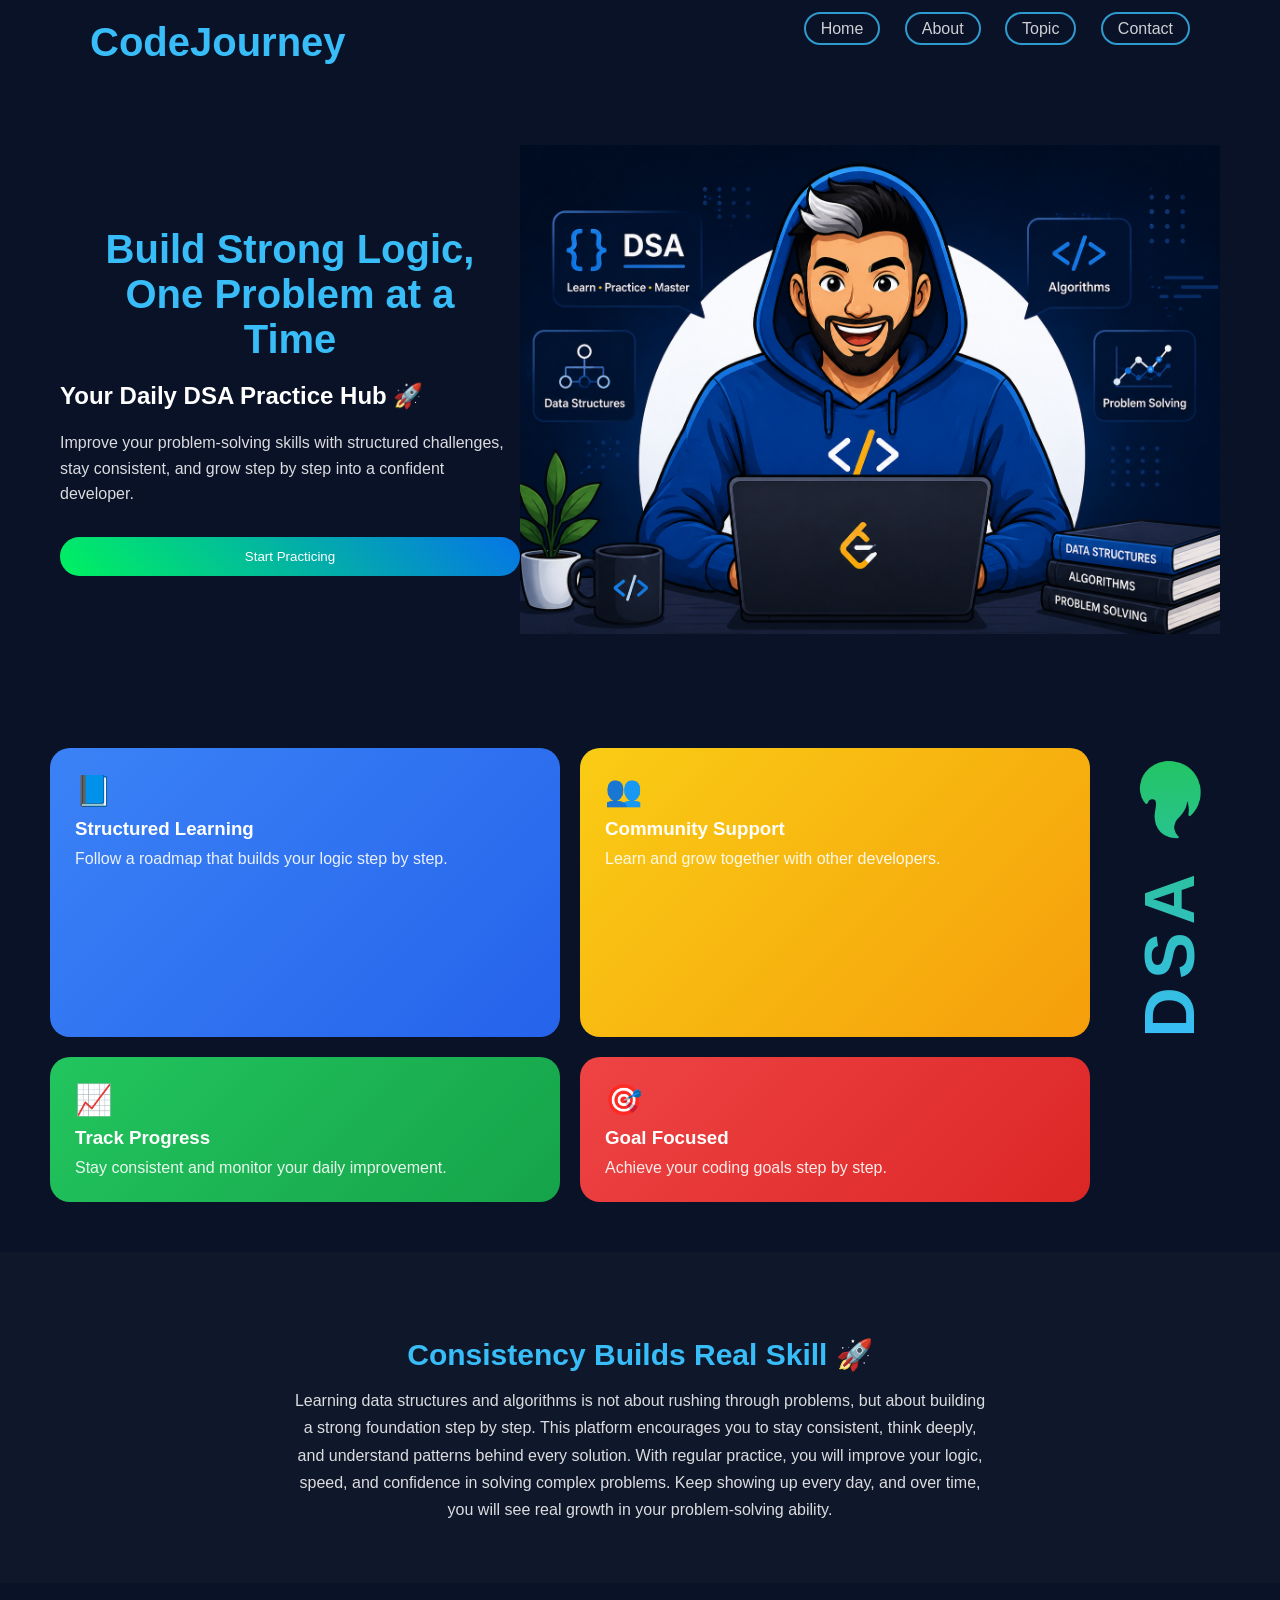
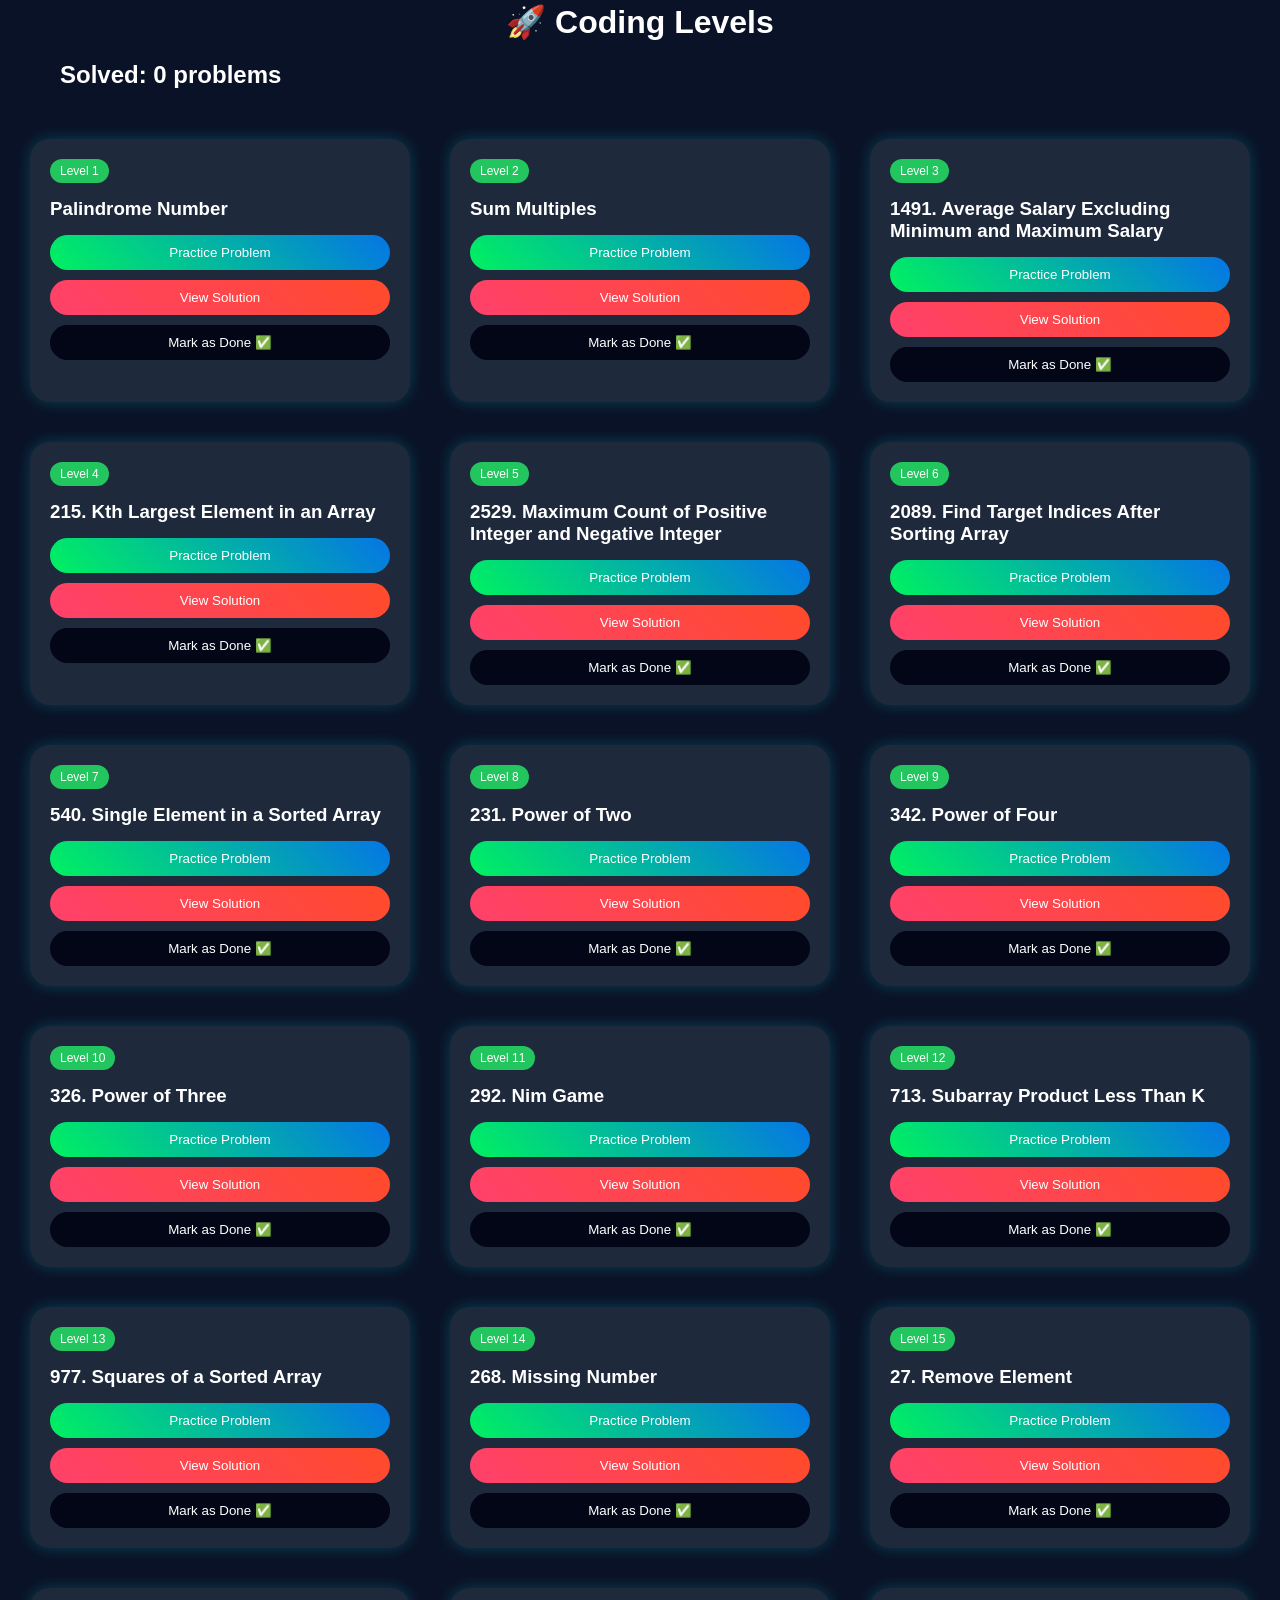
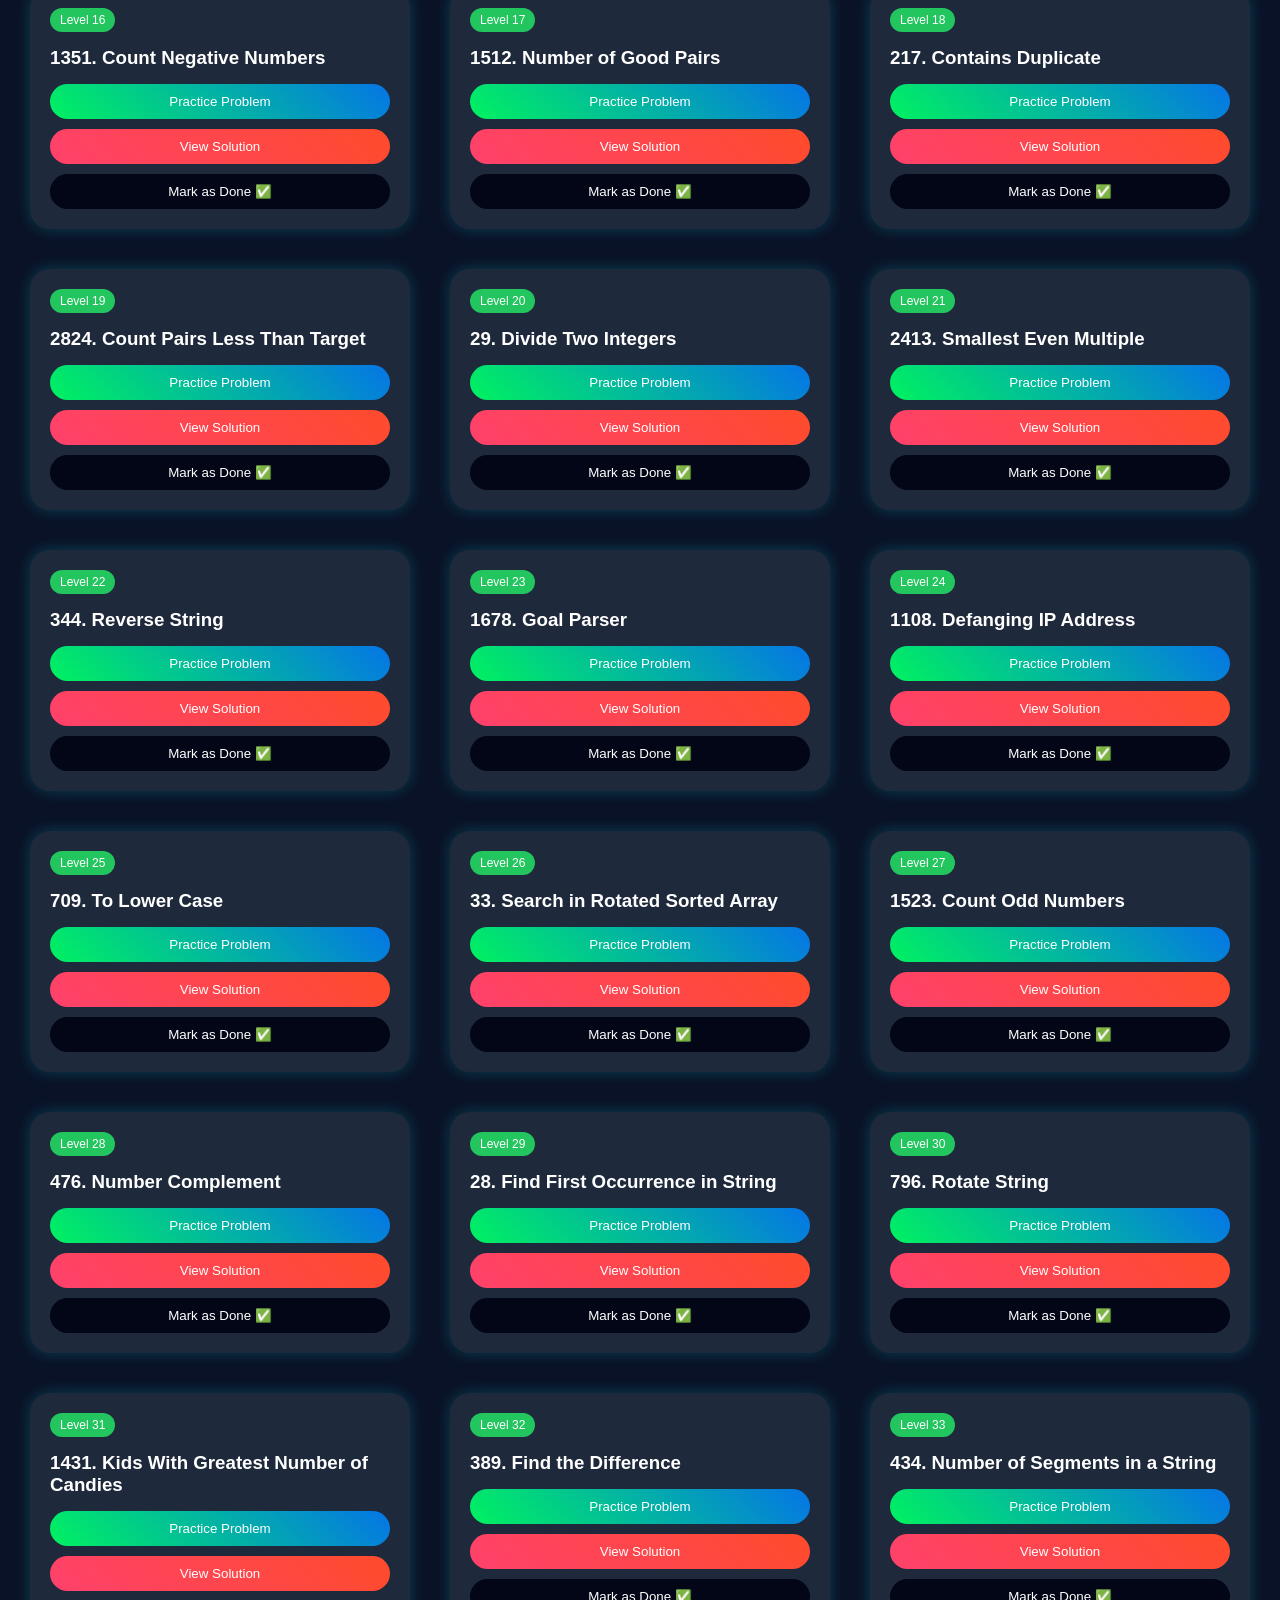
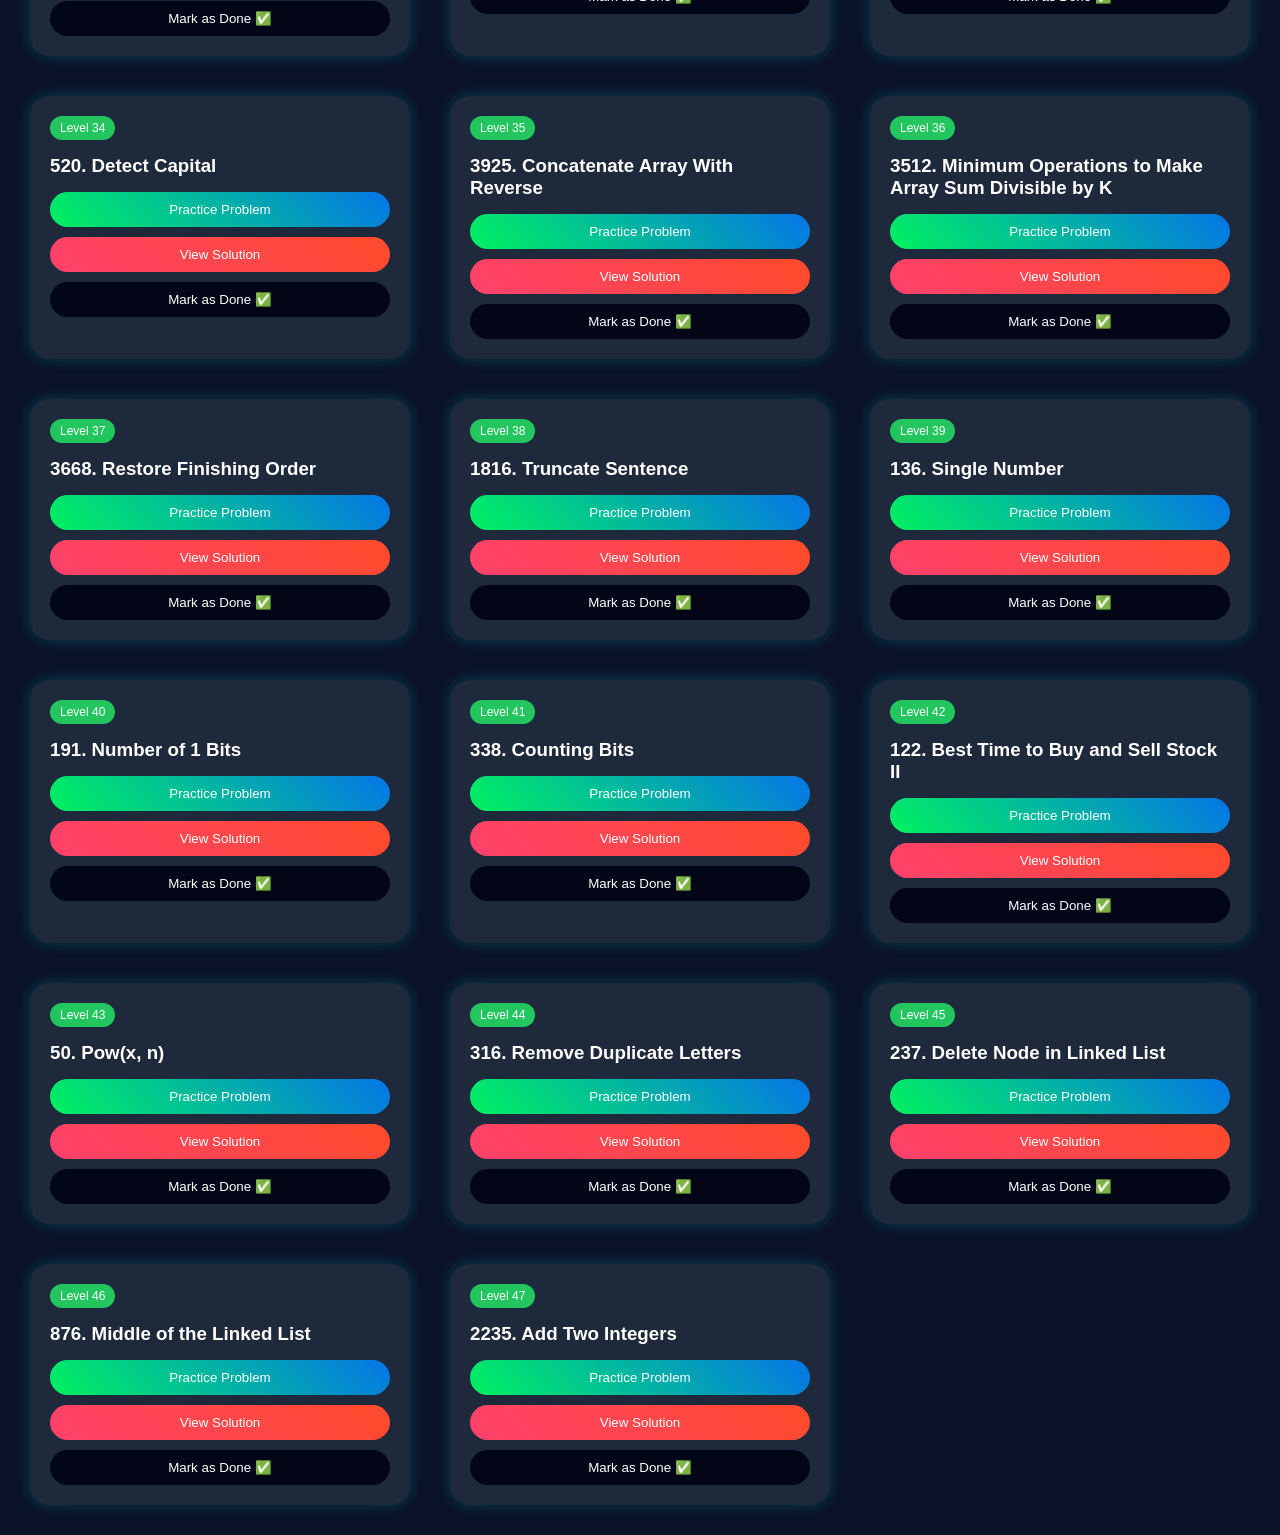
<file: index.html>
<!DOCTYPE html>
<html lang="en">

<head>
    <meta charset="UTF-8">
    <meta name="viewport" content="width=device-width, initial-scale=1.0">

    <title>DSA Platform</title>

    <!-- Google Font -->
    <link href="https://fonts.googleapis.com/css2?family=Inter:wght@400;600;800&display=swap" rel="stylesheet">
    <link rel="stylesheet" href="responsive.css">

    <style>
        html {
    scroll-behavior: smooth;
}
        body {
            margin: 0;
            font-family: 'Inter', sans-serif;
            background: #09d610;
            color: white;
        }

        /* ================= NAVBAR ================= */
        .navbar {
            display: flex;
            justify-content: space-between;
            padding: 20px 90px;
        }

        .logo {
            font-size: 40px;
            font-weight: 700;
            color: #38bdf8;
        }

        .nav-links a {
            margin-left: 20px;
            text-decoration: none;
            color: white;
            opacity: 0.8;
        }

        .nav-links a:hover {
            opacity: 1;
        }

        /* ================= HERO ================= */
        .hero {
            display: flex;
            justify-content: space-between;
            align-items: center;
            padding: 60px 60px;
        }

        .left {
            max-width: 500px;
        }

        .left h1 {
            font-size: 40px;
            color: #38bdf8;
        }

        .left h2 {
            margin: 20px 0;
        }

        .left p {
            opacity: 0.85;
            line-height: 1.6;
        }

        .btn {
            margin-top: 30px;
            padding: 12px 25px;
            border-radius: 30px;
            border: none;
            background: linear-gradient(45deg, #00f260, #0575e6);
            color: white;
            cursor: pointer;
        }

        .right img {
            width: 700px;
        }

        /* ================= FEATURES ================= */
        .wrapper {
            display: grid;
            grid-template-columns: 1fr 1fr 120px;
            gap: 20px;
            padding: 50px;
        }

        /* BOX */
        .feature-box {
            padding: 25px;
            border-radius: 20px;
            transition: 0.3s;
        }

        .feature-box:hover {
            transform: translateY(-8px);
        }

        /* ICON */
        .icon {
            font-size: 30px;
            margin-bottom: 10px;
        }

        /* COLORS */
        .blue {
            background: linear-gradient(135deg, #3b82f6, #2563eb);
        }

        .yellow {
            background: linear-gradient(135deg, #facc15, #f59e0b);
        }

        .green {
            background: linear-gradient(135deg, #22c55e, #16a34a);
        }

        .red {
            background: linear-gradient(135deg, #ef4444, #dc2626);
        }

        /* TEXT */
        .feature-box h3 {
            margin: 0 0 10px;
        }

        .feature-box p {
            margin: 0;
            opacity: 0.9;
        }

        /* ================= DSA COLUMN ================= */
        .dsa-column {
            display: flex;
            justify-content: center;
            align-items: center;
        }

        /* DSA TEXT */
        .dsa-text {
            writing-mode: vertical-rl;
            transform: rotate(180deg);

            font-size: 70px;
            font-weight: 800;

            background: linear-gradient(to bottom, #38bdf8, #22c55e);
            -webkit-background-clip: text;
            color: transparent;

            letter-spacing: 8px;
        }

        /* FIRE ICON */
        .fire {
            font-size: 28px;
            margin-top: 10px;
        }

        /* ================= RESPONSIVE ================= */
        @media (max-width: 900px) {

            .hero {
                flex-direction: column;
                text-align: center;
            }

            .right img {
                margin-top: 20px;
                width: 220px;
            }

            .wrapper {
                grid-template-columns: 1fr;
            }

            /* DSA top pe shift */
            .dsa-column {
                order: -1;
            }

            .dsa-text {
                writing-mode: horizontal-tb;
                transform: none;
                font-size: 40px;
                text-align: center;
            }
        }

        .info-section {
            text-align: center;
            padding: 60px 20px;
            background: #0f172a;
        }

        .info-section h2 {
            font-size: 30px;
            margin-bottom: 15px;
            color: #38bdf8;
            font-weight: 600;
        }

        .info-section p {
            max-width: 700px;
            margin: auto;
            line-height: 1.7;
            opacity: 0.85;
            font-size: 16px;
        }


        /* ///////////////// problem */
        body {
            margin: 0;
            font-family: 'Poppins', sans-serif;
            background: #0a1227;
            color: white;
        }

        /* title */
        h1 {
            text-align: center;
            margin: 20px;
        }

        /* scroll container */
        .scroll {
            display: grid;
            grid-template-columns: repeat(3, 1fr);
            gap: 20px;
            padding: 20px;
        }

        /* Tablet */
        @media (max-width: 900px) {
            .scroll {
                grid-template-columns: repeat(2, 1fr);
            }
        }

        /* Mobile */
        @media (max-width: 600px) {
            .scroll {
                grid-template-columns: repeat(1, 1fr);
            }
        }

        /* card */
        .card {
            min-width: 250px;
            background: #1e293b;
            border-radius: 20px;
            padding: 20px;
            position: relative;
            transition: 0.3s;
            box-shadow: 0 0 15px rgba(0, 255, 255, 0.2);
            margin: 40px;
        }

        .card:hover {
            transform: scale(1.05);
            box-shadow: 0 0 25px rgba(0, 255, 255, 0.6);
        }

        /* level badge */
        .level {
            background: #22c55e;
            padding: 5px 10px;
            border-radius: 20px;
            font-size: 12px;
            display: inline-block;
        }

        /* title */
        h3 {
            margin: 15px 0;
        }

        /* buttons */
        button {
            display: block;
            width: 100%;
            margin-top: 10px;
            padding: 10px;
            border-radius: 25px;
            border: none;
            cursor: pointer;
        }

        .code {
            background: linear-gradient(45deg, #00f260, #0575e6);
            color: white;
        }

        .video {
            background: linear-gradient(45deg, #ff416c, #ff4b2b);
            color: white;
        }

        /* scrollbar hide */
        .scroll::-webkit-scrollbar {
            display: none;
        }

        /* //// */
        .solution-box {
            display: none;
            margin-top: 10px;
            background: #020617;
            padding: 10px;
            border-radius: 10px;
            font-size: 12px;
            overflow-x: auto;
        }

        a {
            text-decoration: none;
        }
        /* /////////////// */
        .mark-btn {
    background: #020617;
    color: white;
}

.mark-btn.done {
    background: #22c55e;
    color: black;
}

    /* navbar update  */
        /* NAV BUTTON STYLE */
.nav-btn {
    border: 2px solid #38bdf8;
    border-radius: 20px;
    padding: 6px 15px;
    margin-left: 10px;
    text-decoration: none;
    color: white;
    transition: 0.3s;
}

/* HOVER EFFECT 🔥 */
.nav-btn:hover {
    background: #38bdf8;
    color: black;
}
    </style>

</head>

<body>

    <!-- NAVBAR -->
    <div class="navbar">
        <div class="logo">CodeJourney</div>

      <div class="nav-links">
    <a href="index.html" class="nav-btn">Home</a>
    <a href="about.html" class="nav-btn">About</a>
    <a href="topic.html" class="nav-btn">Topic</a>
    <a href="contact.html" class="nav-btn">Contact</a>
</div>
    </div>

    <!-- HERO -->
    <div class="hero">

        <div class="left">
            <h1>Build Strong Logic, One Problem at a Time</h1>
            <h2>Your Daily DSA Practice Hub 🚀</h2>

            <p>
                Improve your problem-solving skills with structured challenges,
                stay consistent, and grow step by step into a confident developer.
            </p>

            <a href="#ques"><button class="btn">Start Practicing</button></a>
        </div>

        <div class="right">
            <img src="./hero.png">
        </div>

    </div>
<!-- ///////////////// -->
 
    <!-- FEATURES -->
    <div class="wrapper">

        <!-- BOX 1 -->
        <div class="feature-box blue">
            <div class="icon">📘</div>
            <h3>Structured Learning</h3>
            <p>Follow a roadmap that builds your logic step by step.</p>
        </div>

        <!-- BOX 2 -->
        <div class="feature-box yellow">
            <div class="icon">👥</div>
            <h3>Community Support</h3>
            <p>Learn and grow together with other developers.</p>
        </div>

        <!-- DSA COLUMN -->
        <div class="dsa-column">
            <div class="dsa-text">
                DSA 🔥
            </div>
        </div>

        <!-- BOX 3 -->
        <div class="feature-box green">
            <div class="icon">📈</div>
            <h3>Track Progress</h3>
            <p>Stay consistent and monitor your daily improvement.</p>
        </div>

        <!-- BOX 4 -->
        <div class="feature-box red">
            <div class="icon">🎯</div>
            <h3>Goal Focused</h3>
            <p>Achieve your coding goals step by step.</p>
        </div>

    </div>
    <div class="info-section">
        <h2>Consistency Builds Real Skill 🚀</h2>

        <p>
            Learning data structures and algorithms is not about rushing through problems,
            but about building a strong foundation step by step. This platform encourages
            you to stay consistent, think deeply, and understand patterns behind every solution.
            With regular practice, you will improve your logic, speed, and confidence in solving
            complex problems. Keep showing up every day, and over time, you will see real growth
            in your problem-solving ability.
        </p>
    </div>
    <!-- ///////////////////// problem -->
    <h1 id="ques">🚀 Coding Levels</h1>
    <h2 id="progress" style="margin-left: 60px;"></h2>

    <div class="scroll">

        <div class="card">

            <span class="level">Level 1</span>
            <h3>Palindrome Number</h3>

            <a href="https://leetcode.com/problems/palindrome-number/" target="_blank">
                <button class="code">Practice Problem</button>
            </a>

            <a href="solution.html?problem=palindrome">
                <button class="video">View Solution</button>
            </a>
             <button class="mark-btn" data-problem="palindrome">
    Mark as Done ✅
</button>

        </div>
        <!-- Card 2 -->

       <div class="card">

    <span class="level">Level 2</span>
    <h3>Sum Multiples</h3>

    <!-- LeetCode link -->
    <a href="https://leetcode.com/problems/sum-of-multiples/" target="_blank">
        <button class="code">Practice Problem</button>
    </a>

    <!-- Solution -->
    <a href="solution.html?problem=sum-multiples">
        <button class="video">View Solution</button>
    </a>

    <!-- Mark Done -->
    <button class="mark-btn" data-problem="sum-multiples">
        Mark as Done ✅
    </button>

</div>
        <!-- /////////// -->
        <!-- Average Salary -->
        <div class="card">
            <span class="level">Level 3</span>
            <h3>1491. Average Salary Excluding Minimum and Maximum Salary</h3>
            <a href="https://leetcode.com/problems/average-salary-excluding-the-minimum-and-maximum-salary/"
                target="_blank">
                <button class="code">Practice Problem</button>
            </a>
            <a href="solution.html?problem=avg-salary">
                <button class="video">View Solution</button>
            </a>
            <button class="mark-btn" data-problem="avg-salary">Mark as Done ✅</button>

        </div>

        <!-- Kth Largest -->
        <div class="card">
            <span class="level">Level 4</span>
            <h3>215. Kth Largest Element in an Array</h3>
            <a href="https://leetcode.com/problems/kth-largest-element-in-an-array/" target="_blank">
                <button class="code">Practice Problem</button>
            </a>
            <a href="solution.html?problem=kth-largest">
                <button class="video">View Solution</button>
            </a>
            <button class="mark-btn" data-problem="kth-largest">Mark as Done ✅</button>

        </div>

        <!-- Max Count -->
        <div class="card">
            <span class="level">Level 5</span>
            <h3>2529. Maximum Count of Positive Integer and Negative Integer</h3>
            <a href="https://leetcode.com/problems/maximum-count-of-positive-integer-and-negative-integer/"
                target="_blank">
                <button class="code">Practice Problem</button>
            </a>
            <a href="solution.html?problem=max-count">
                <button class="video">View Solution</button>
            </a>
            <button class="mark-btn" data-problem="max-count">Mark as Done ✅</button>

        </div>

        <!-- Target Indices -->
        <div class="card">
            <span class="level">Level 6</span>
            <h3>2089. Find Target Indices After Sorting Array</h3>
            <a href="https://leetcode.com/problems/find-target-indices-after-sorting-array/" target="_blank">
                <button class="code">Practice Problem</button>
            </a>
            <a href="solution.html?problem=target-indices">
                <button class="video">View Solution</button>
            </a>
            <button class="mark-btn" data-problem="target-indices">Mark as Done ✅</button>

        </div>

        <!-- Single Element -->
        <div class="card">
            <span class="level">Level 7</span>
            <h3>540. Single Element in a Sorted Array</h3>
            <a href="https://leetcode.com/problems/single-element-in-a-sorted-array/" target="_blank">
                <button class="code">Practice Problem</button>
            </a>
            <a href="solution.html?problem=single-element">
                <button class="video">View Solution</button>
            </a>
            <button class="mark-btn" data-problem="single-element">Mark as Done ✅</button>

        </div>

        <!-- Power of Two -->
        <div class="card">
            <span class="level">Level 8</span>
            <h3>231. Power of Two</h3>
            <a href="https://leetcode.com/problems/power-of-two/" target="_blank">
                <button class="code">Practice Problem</button>
            </a>
            <a href="solution.html?problem=power-two">
                <button class="video">View Solution</button>
            </a>
            <button class="mark-btn" data-problem="power-two">Mark as Done ✅</button>

        </div>

        <!-- Power of Four -->
        <div class="card">
            <span class="level">Level 9</span>
            <h3>342. Power of Four</h3>
            <a href="https://leetcode.com/problems/power-of-four/" target="_blank">
                <button class="code">Practice Problem</button>
            </a>
            <a href="solution.html?problem=power-four">
                <button class="video">View Solution</button>
            </a>
            <button class="mark-btn" data-problem="power-four">Mark as Done ✅</button>

        </div>

        <!-- Power of Three -->
        <div class="card">
            <span class="level">Level 10</span>
            <h3>326. Power of Three</h3>
            <a href="https://leetcode.com/problems/power-of-three/" target="_blank">
                <button class="code">Practice Problem</button>
            </a>
            <a href="solution.html?problem=power-three">
                <button class="video">View Solution</button>
            </a>
            <button class="mark-btn" data-problem="power-three">Mark as Done ✅</button>

        </div>

        <!-- Nim Game -->
        <div class="card">
            <span class="level">Level 11</span>
            <h3>292. Nim Game</h3>
            <a href="https://leetcode.com/problems/nim-game/" target="_blank">
                <button class="code">Practice Problem</button>
            </a>
            <a href="solution.html?problem=nim-game">
                <button class="video">View Solution</button>
            </a>
            <button class="mark-btn" data-problem="nim-game">Mark as Done ✅</button>

        </div>

        <!-- Subarray Product -->
        <div class="card">
            <span class="level">Level 12</span>
            <h3>713. Subarray Product Less Than K</h3>
            <a href="https://leetcode.com/problems/subarray-product-less-than-k/" target="_blank">
                <button class="code">Practice Problem</button>
            </a>
            <a href="solution.html?problem=subarray-product">
                <button class="video">View Solution</button>
            </a>
            <button class="mark-btn" data-problem="subarray-product">Mark as Done ✅</button>

        </div>

        <!-- Squares -->
        <div class="card">
            <span class="level">Level 13</span>
            <h3>977. Squares of a Sorted Array</h3>
            <a href="https://leetcode.com/problems/squares-of-a-sorted-array/" target="_blank">
                <button class="code">Practice Problem</button>
            </a>
            <a href="solution.html?problem=squares">
                <button class="video">View Solution</button>
            </a>
            <button class="mark-btn" data-problem="squares">Mark as Done ✅</button>

        </div>

        <!-- Missing Number -->
        <div class="card">
            <span class="level">Level 14</span>
            <h3>268. Missing Number</h3>
            <a href="https://leetcode.com/problems/missing-number/" target="_blank">
                <button class="code">Practice Problem</button>
            </a>
            <a href="solution.html?problem=missing-number">
                <button class="video">View Solution</button>
            </a>
            <button class="mark-btn" data-problem="missing-number">Mark as Done ✅</button>

        </div>
        <!-- /////////////// -->
        <!-- Remove Element -->
        <div class="card">
            <span class="level">Level 15</span>
            <h3>27. Remove Element</h3>
            <a href="https://leetcode.com/problems/remove-element/" target="_blank">
                <button class="code">Practice Problem</button>
            </a>
            <a href="solution.html?problem=remove-element">
                <button class="video">View Solution</button>
            </a>
            <button class="mark-btn" data-problem="remove-element">Mark as Done ✅</button>

        </div>

        <!-- Count Negative -->
        <div class="card">
            <span class="level">Level 16</span>
            <h3>1351. Count Negative Numbers</h3>
            <a href="https://leetcode.com/problems/count-negative-numbers-in-a-sorted-matrix/" target="_blank">
                <button class="code">Practice Problem</button>
            </a>
            <a href="solution.html?problem=count-negative">
                <button class="video">View Solution</button>
            </a>
            <button class="mark-btn" data-problem="count-negative">Mark as Done ✅</button>

        </div>

        <!-- Good Pairs -->
        <div class="card">
            <span class="level">Level 17</span>
            <h3>1512. Number of Good Pairs</h3>
            <a href="https://leetcode.com/problems/number-of-good-pairs/" target="_blank">
                <button class="code">Practice Problem</button>
            </a>
            <a href="solution.html?problem=good-pairs">
                <button class="video">View Solution</button>
            </a>
            <button class="mark-btn" data-problem="good-pairs">Mark as Done ✅</button>

        </div>

        <!-- Contains Duplicate -->
        <div class="card">
            <span class="level">Level 18</span>
            <h3>217. Contains Duplicate</h3>
            <a href="https://leetcode.com/problems/contains-duplicate/" target="_blank">
                <button class="code">Practice Problem</button>
            </a>
            <a href="solution.html?problem=contains-duplicate">
                <button class="video">View Solution</button>
            </a>
            <button class="mark-btn" data-problem="contains-duplicate">Mark as Done ✅</button>

        </div>

        <!-- Pairs Less Than Target -->
        <div class="card">
            <span class="level">Level 19</span>
            <h3>2824. Count Pairs Less Than Target</h3>
            <a href="https://leetcode.com/problems/count-pairs-whose-sum-is-less-than-target/" target="_blank">
                <button class="code">Practice Problem</button>
            </a>
            <a href="solution.html?problem=pairs-less-target">
                <button class="video">View Solution</button>
            </a>
            <button class="mark-btn" data-problem="pairs-less-target">Mark as Done ✅</button>

        </div>

        <!-- Divide -->
        <div class="card">
            <span class="level">Level 20</span>
            <h3>29. Divide Two Integers</h3>
            <a href="https://leetcode.com/problems/divide-two-integers/" target="_blank">
                <button class="code">Practice Problem</button>
            </a>
            <a href="solution.html?problem=divide">
                <button class="video">View Solution</button>
            </a>
            <button class="mark-btn" data-problem="divide">Mark as Done ✅</button>

        </div>

        <!-- Smallest Even -->
        <div class="card">
            <span class="level">Level 21</span>
            <h3>2413. Smallest Even Multiple</h3>
            <a href="https://leetcode.com/problems/smallest-even-multiple/" target="_blank">
                <button class="code">Practice Problem</button>
            </a>
            <a href="solution.html?problem=smallest-even">
                <button class="video">View Solution</button>
            </a>
            <button class="mark-btn" data-problem="smallest-even">Mark as Done ✅</button>

        </div>

        <!-- Reverse String -->
        <div class="card">
            <span class="level">Level 22</span>
            <h3>344. Reverse String</h3>
            <a href="https://leetcode.com/problems/reverse-string/" target="_blank">
                <button class="code">Practice Problem</button>
            </a>
            <a href="solution.html?problem=reverse-string">
                <button class="video">View Solution</button>
            </a>
            <button class="mark-btn" data-problem="reverse-string">Mark as Done ✅</button>

        </div>

        <!-- Goal Parser -->
        <div class="card">
            <span class="level">Level 23</span>
            <h3>1678. Goal Parser</h3>
            <a href="https://leetcode.com/problems/goal-parser-interpretation/" target="_blank">
                <button class="code">Practice Problem</button>
            </a>
            <a href="solution.html?problem=goal-parser">
                <button class="video">View Solution</button>
            </a>
            <button class="mark-btn" data-problem="goal-parser">Mark as Done ✅</button>

        </div>

        <!-- Defang IP -->
        <div class="card">
            <span class="level">Level 24</span>
            <h3>1108. Defanging IP Address</h3>
            <a href="https://leetcode.com/problems/defanging-an-ip-address/" target="_blank">
                <button class="code">Practice Problem</button>
            </a>
            <a href="solution.html?problem=defang-ip">
                <button class="video">View Solution</button>
            </a>
            <button class="mark-btn" data-problem="defang-ip">Mark as Done ✅</button>

        </div>

        <!-- Lower Case -->
        <div class="card">
            <span class="level">Level 25</span>
            <h3>709. To Lower Case</h3>
            <a href="https://leetcode.com/problems/to-lower-case/" target="_blank">
                <button class="code">Practice Problem</button>
            </a>
            <a href="solution.html?problem=lower-case">
                <button class="video">View Solution</button>
            </a>
            <button class="mark-btn" data-problem="lower-case">Mark as Done ✅</button>

        </div>

        <!-- Rotated Search -->
        <div class="card">
            <span class="level">Level 26</span>
            <h3>33. Search in Rotated Sorted Array</h3>
            <a href="https://leetcode.com/problems/search-in-rotated-sorted-array/" target="_blank">
                <button class="code">Practice Problem</button>
            </a>
            <a href="solution.html?problem=rotated-search">
                <button class="video">View Solution</button>
            </a>
            <button class="mark-btn" data-problem="rotated-search">Mark as Done ✅</button>

        </div>

        <!-- Count Odd -->
        <div class="card">
            <span class="level">Level 27</span>
            <h3>1523. Count Odd Numbers</h3>
            <a href="https://leetcode.com/problems/count-odd-numbers-in-an-interval-range/" target="_blank">
                <button class="code">Practice Problem</button>
            </a>
            <a href="solution.html?problem=count-odd">
                <button class="video">View Solution</button>
            </a>
            <button class="mark-btn" data-problem="count-odd">Mark as Done ✅</button>
        </div>
        <!-- Add Two Integers -->
<!-- Number Complement -->
<div class="card">
    <span class="level">Level 28</span>
    <h3>476. Number Complement</h3>

    <a href="https://leetcode.com/problems/number-complement/" target="_blank">
        <button class="code">Practice Problem</button>
    </a>

    <a href="solution.html?problem=number-complement">
        <button class="video">View Solution</button>
    </a>

    <button class="mark-btn" data-problem="number-complement">
        Mark as Done ✅
    </button>
</div>
<!-- Level 29 -->
<div class="card">
    <span class="level">Level 29</span>
    <h3>28. Find First Occurrence in String</h3>
    <a href="https://leetcode.com/problems/find-the-index-of-the-first-occurrence-in-a-string/" target="_blank"><button class="code">Practice Problem</button></a>
    <a href="solution.html?problem=first-occurrence"><button class="video">View Solution</button></a>
    <button class="mark-btn" data-problem="first-occurrence">Mark as Done ✅</button>
</div>

<!-- Level 30 -->
<div class="card">
    <span class="level">Level 30</span>
    <h3>796. Rotate String</h3>
    <a href="https://leetcode.com/problems/rotate-string/" target="_blank"><button class="code">Practice Problem</button></a>
    <a href="solution.html?problem=rotate-string"><button class="video">View Solution</button></a>
    <button class="mark-btn" data-problem="rotate-string">Mark as Done ✅</button>
</div>

<!-- Level 31 -->
<div class="card">
    <span class="level">Level 31</span>
    <h3>1431. Kids With Greatest Number of Candies</h3>
    <a href="https://leetcode.com/problems/kids-with-the-greatest-number-of-candies/" target="_blank"><button class="code">Practice Problem</button></a>
    <a href="solution.html?problem=kids-candies"><button class="video">View Solution</button></a>
    <button class="mark-btn" data-problem="kids-candies">Mark as Done ✅</button>
</div>

<!-- Level 32 -->
<div class="card">
    <span class="level">Level 32</span>
    <h3>389. Find the Difference</h3>
    <a href="https://leetcode.com/problems/find-the-difference/" target="_blank"><button class="code">Practice Problem</button></a>
    <a href="solution.html?problem=find-difference-389"><button class="video">View Solution</button></a>
    <button class="mark-btn" data-problem="find-difference-389">Mark as Done ✅</button>
</div>

<!-- Level 33 -->
<div class="card">
    <span class="level">Level 33</span>
    <h3>434. Number of Segments in a String</h3>
    <a href="https://leetcode.com/problems/number-of-segments-in-a-string/" target="_blank"><button class="code">Practice Problem</button></a>
    <a href="solution.html?problem=segments"><button class="video">View Solution</button></a>
    <button class="mark-btn" data-problem="segments">Mark as Done ✅</button>
</div>

<!-- Level 34 -->
<div class="card">
    <span class="level">Level 34</span>
    <h3>520. Detect Capital</h3>
    <a href="https://leetcode.com/problems/detect-capital/" target="_blank"><button class="code">Practice Problem</button></a>
    <a href="solution.html?problem=detect-capital"><button class="video">View Solution</button></a>
    <button class="mark-btn" data-problem="detect-capital">Mark as Done ✅</button>
</div>

<!-- Level 35 -->
<div class="card">
    <span class="level">Level 35</span>
    <h3>3925. Concatenate Array With Reverse</h3>
    <a href="#"><button class="code">Practice Problem</button></a>
    <a href="solution.html?problem=concat-reverse"><button class="video">View Solution</button></a>
    <button class="mark-btn" data-problem="concat-reverse">Mark as Done ✅</button>
</div>

<!-- Level 36 -->
<div class="card">
    <span class="level">Level 36</span>
    <h3>3512. Minimum Operations to Make Array Sum Divisible by K</h3>
    <a href="#"><button class="code">Practice Problem</button></a>
    <a href="solution.html?problem=min-ops-k"><button class="video">View Solution</button></a>
    <button class="mark-btn" data-problem="min-ops-k">Mark as Done ✅</button>
</div>

<!-- Level 37 -->
<div class="card">
    <span class="level">Level 37</span>
    <h3>3668. Restore Finishing Order</h3>
    <a href="#"><button class="code">Practice Problem</button></a>
    <a href="solution.html?problem=restore-order"><button class="video">View Solution</button></a>
    <button class="mark-btn" data-problem="restore-order">Mark as Done ✅</button>
</div>

<!-- Level 38 -->
<div class="card">
    <span class="level">Level 38</span>
    <h3>1816. Truncate Sentence</h3>
    <a href="https://leetcode.com/problems/truncate-sentence/" target="_blank"><button class="code">Practice Problem</button></a>
    <a href="solution.html?problem=truncate-sentence"><button class="video">View Solution</button></a>
    <button class="mark-btn" data-problem="truncate-sentence">Mark as Done ✅</button>
</div>

<!-- Level 39 -->
<div class="card">
    <span class="level">Level 39</span>
    <h3>136. Single Number</h3>
    <a href="https://leetcode.com/problems/single-number/" target="_blank"><button class="code">Practice Problem</button></a>
    <a href="solution.html?problem=single-number-136"><button class="video">View Solution</button></a>
    <button class="mark-btn" data-problem="single-number-136">Mark as Done ✅</button>
</div>

<!-- Level 40 -->
<div class="card">
    <span class="level">Level 40</span>
    <h3>191. Number of 1 Bits</h3>
    <a href="https://leetcode.com/problems/number-of-1-bits/" target="_blank"><button class="code">Practice Problem</button></a>
    <a href="solution.html?problem=bits-191"><button class="video">View Solution</button></a>
    <button class="mark-btn" data-problem="bits-191">Mark as Done ✅</button>
</div>

<!-- Level 41 -->
<div class="card">
    <span class="level">Level 41</span>
    <h3>338. Counting Bits</h3>
    <a href="https://leetcode.com/problems/counting-bits/" target="_blank"><button class="code">Practice Problem</button></a>
    <a href="solution.html?problem=counting-bits"><button class="video">View Solution</button></a>
    <button class="mark-btn" data-problem="counting-bits">Mark as Done ✅</button>
</div>

<!-- Level 42 -->
<div class="card">
    <span class="level">Level 42</span>
    <h3>122. Best Time to Buy and Sell Stock II</h3>
    <a href="https://leetcode.com/problems/best-time-to-buy-and-sell-stock-ii/" target="_blank"><button class="code">Practice Problem</button></a>
    <a href="solution.html?problem=stock-2"><button class="video">View Solution</button></a>
    <button class="mark-btn" data-problem="stock-2">Mark as Done ✅</button>
</div>

<!-- Level 43 -->
<div class="card">
    <span class="level">Level 43</span>
    <h3>50. Pow(x, n)</h3>
    <a href="https://leetcode.com/problems/powx-n/" target="_blank"><button class="code">Practice Problem</button></a>
    <a href="solution.html?problem=pow"><button class="video">View Solution</button></a>
    <button class="mark-btn" data-problem="pow">Mark as Done ✅</button>
</div>

<!-- Level 44 -->
<div class="card">
    <span class="level">Level 44</span>
    <h3>316. Remove Duplicate Letters</h3>
    <a href="https://leetcode.com/problems/remove-duplicate-letters/" target="_blank"><button class="code">Practice Problem</button></a>
    <a href="solution.html?problem=remove-duplicate-letters"><button class="video">View Solution</button></a>
    <button class="mark-btn" data-problem="remove-duplicate-letters">Mark as Done ✅</button>
</div>

<!-- Level 45 -->
<div class="card">
    <span class="level">Level 45</span>
    <h3>237. Delete Node in Linked List</h3>
    <a href="https://leetcode.com/problems/delete-node-in-a-linked-list/" target="_blank"><button class="code">Practice Problem</button></a>
    <a href="solution.html?problem=delete-node"><button class="video">View Solution</button></a>
    <button class="mark-btn" data-problem="delete-node">Mark as Done ✅</button>
</div>

<!-- Level 46 -->
<div class="card">
    <span class="level">Level 46</span>
    <h3>876. Middle of the Linked List</h3>
    <a href="https://leetcode.com/problems/middle-of-the-linked-list/" target="_blank"><button class="code">Practice Problem</button></a>
    <a href="solution.html?problem=middle-linked-list"><button class="video">View Solution</button></a>
    <button class="mark-btn" data-problem="middle-linked-list">Mark as Done ✅</button>
</div>

<!-- Level 47 -->
<div class="card">
    <span class="level">Level 47</span>
    <h3>2235. Add Two Integers</h3>
    <a href="https://leetcode.com/problems/add-two-integers/" target="_blank"><button class="code">Practice Problem</button></a>
    <a href="solution.html?problem=add-two-integers"><button class="video">View Solution</button></a>
    <button class="mark-btn" data-problem="add-two-integers">Mark as Done ✅</button>
</div>
        <!-- /////////// -->
        <script>

let solved = JSON.parse(localStorage.getItem("solved")) || [];

const buttons = document.querySelectorAll(".mark-btn");

buttons.forEach(btn => {

    let problem = btn.dataset.problem;

    /* Page load pe check */
    if (solved.includes(problem)) {
        btn.classList.add("done");
        btn.innerText = "Completed ✅";
    }

    /* Click pe */
    btn.addEventListener("click", () => {

        if (!solved.includes(problem)) {

            solved.push(problem);
            localStorage.setItem("solved", JSON.stringify(solved));

            btn.classList.add("done");
            btn.innerText = "Completed ✅";

            updateProgress();
        }
    });

});

function updateProgress() {
    document.getElementById("progress").innerText =
        "Solved: " + solved.length + " problems";
}

updateProgress();

</script>
        <!-- ////////////////// -->
        <script>
            function toggleSolution(btn) {
                let box = btn.nextElementSibling;

                if (box.style.display === "block") {
                    box.style.display = "none";
                    btn.innerText = "View Solution";
                } else {
                    box.style.display = "block";
                    btn.innerText = "Hide Solution";
                }
            }
        </script>
</body>

</html>
</file>
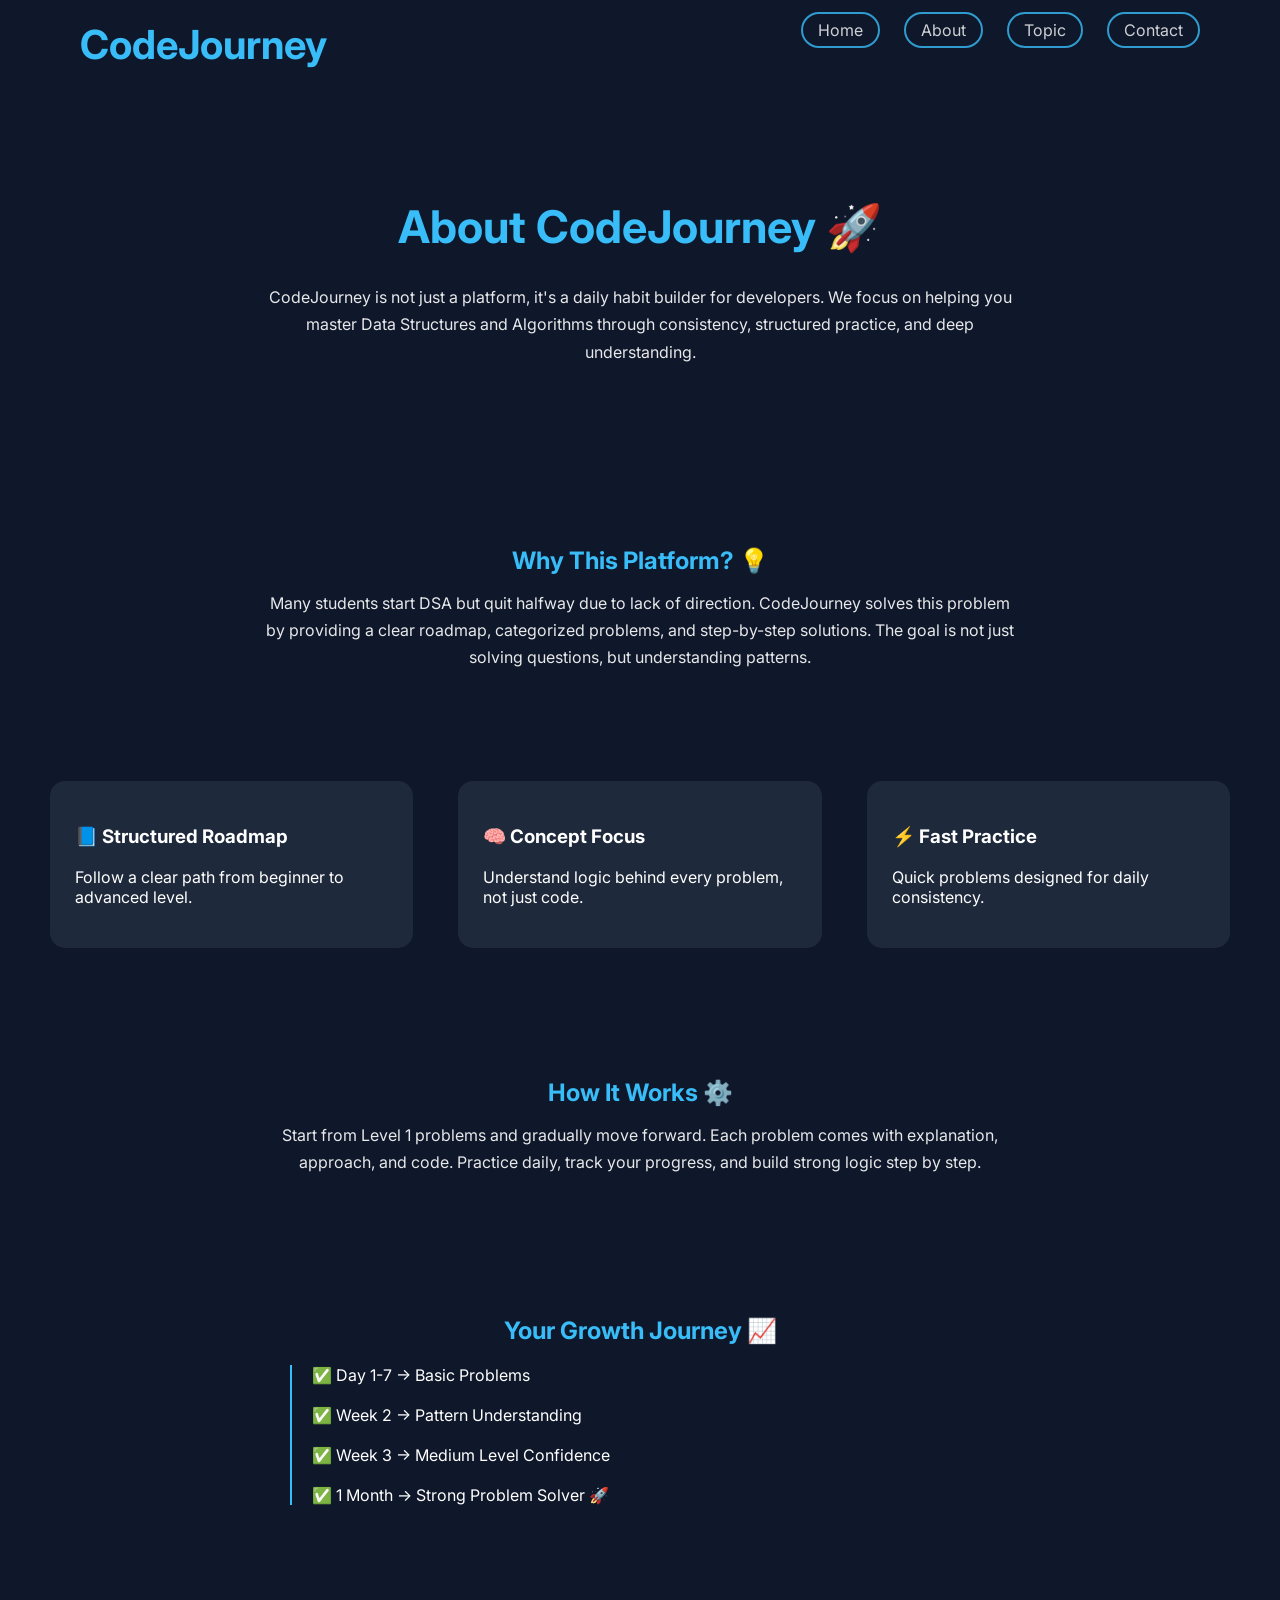
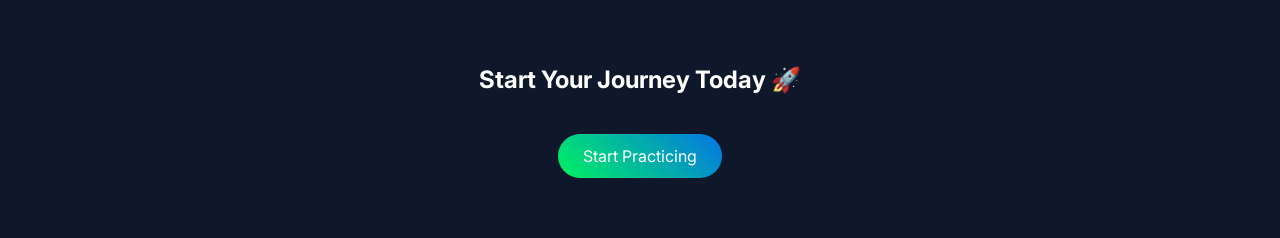
<file: about.html>
<!DOCTYPE html>
<html lang="en">
<head>
<meta charset="UTF-8">
<meta name="viewport" content="width=device-width, initial-scale=1.0">

<title>About - CodeJourney</title>

<link href="https://fonts.googleapis.com/css2?family=Inter:wght@400;600;800&display=swap" rel="stylesheet">
    <link rel="stylesheet" href="responsive.css">

<style>

body {
    margin: 0;
    font-family: 'Inter', sans-serif;
    background: #0f172a;
    color: white;
}

/* NAVBAR */
.navbar {
    display: flex;
    justify-content: space-between;
    padding: 20px 80px;
}

.logo {
    font-size: 40px;
    font-weight: 700;
    color: #38bdf8;
}

.nav-links a {
    margin-left: 20px;
    text-decoration: none;
    color: white;
    opacity: 0.8;
}

/* HERO */
.hero {
    text-align: center;
    padding: 80px 20px;
}

.hero h1 {
    font-size: 45px;
    color: #38bdf8;
}

.hero p {
    max-width: 750px;
    margin: 20px auto;
    line-height: 1.7;
    opacity: 0.9;
}

/* SECTION */
.section {
    padding: 60px 20px;
    text-align: center;
}

.section h2 {
    color: #38bdf8;
    margin-bottom: 15px;
}

.section p {
    max-width: 750px;
    margin: auto;
    opacity: 0.9;
    line-height: 1.7;
}

/* FEATURES */
.features {
    display: grid;
    grid-template-columns: repeat(3, 1fr);
    gap: 25px;
    padding: 40px;
}

.card {
    background: #1e293b;
    padding: 25px;
    border-radius: 15px;
    transition: 0.3s;
}

.card:hover {
    transform: translateY(-8px);
}

/* TIMELINE */
.timeline {
    padding: 60px 20px;
}

.timeline-box {
    max-width: 700px;
    margin: auto;
    border-left: 2px solid #38bdf8;
    padding-left: 20px;
}

.timeline-box div {
    margin-bottom: 20px;
}

/* CTA */
.cta {
    text-align: center;
    padding: 60px 20px;
}

.btn {
    padding: 12px 25px;
    border-radius: 25px;
    background: linear-gradient(45deg, #00f260, #0575e6);
    color: white;
    text-decoration: none;
    display: inline-block;
}

/* RESPONSIVE */
@media(max-width: 900px) {
    .features {
        grid-template-columns: 1fr;
    }
}
/* /nav update */
    /* NAV BUTTON STYLE */
.nav-btn {
    border: 2px solid #38bdf8;
    border-radius: 20px;
    padding: 6px 15px;
    margin-left: 10px;
    text-decoration: none;
    color: white;
    transition: 0.3s;
}

/* HOVER EFFECT 🔥 */
.nav-btn:hover {
    background: #38bdf8;
    color: black;
}
</style>
</head>

<body>

<!-- NAVBAR -->
<div class="navbar">
    <div class="logo">CodeJourney</div>

   <div class="nav-links">
    <a href="index.html" class="nav-btn">Home</a>
    <a href="about.html" class="nav-btn">About</a>
    <a href="topic.html" class="nav-btn">Topic</a>
    <a href="contact.html" class="nav-btn">Contact</a>
</div>
</div>

<!-- HERO -->
<div class="hero">
    <h1>About CodeJourney 🚀</h1>
    <p>
        CodeJourney is not just a platform, it's a daily habit builder for developers. 
        We focus on helping you master Data Structures and Algorithms through consistency, 
        structured practice, and deep understanding.
    </p>
</div>

<!-- STORY -->
<div class="section">
    <h2>Why This Platform? 💡</h2>
    <p>
        Many students start DSA but quit halfway due to lack of direction. CodeJourney 
        solves this problem by providing a clear roadmap, categorized problems, and 
        step-by-step solutions. The goal is not just solving questions, but understanding patterns.
    </p>
</div>

<!-- FEATURES -->
<div class="features">

    <div class="card">
        <h3>📘 Structured Roadmap</h3>
        <p>Follow a clear path from beginner to advanced level.</p>
    </div>

    <div class="card">
        <h3>🧠 Concept Focus</h3>
        <p>Understand logic behind every problem, not just code.</p>
    </div>

    <div class="card">
        <h3>⚡ Fast Practice</h3>
        <p>Quick problems designed for daily consistency.</p>
    </div>

</div>

<!-- HOW IT WORKS -->
<div class="section">
    <h2>How It Works ⚙️</h2>
    <p>
        Start from Level 1 problems and gradually move forward. Each problem comes with 
        explanation, approach, and code. Practice daily, track your progress, and build 
        strong logic step by step.
    </p>
</div>

<!-- TIMELINE -->
<div class="timeline">
    <h2 style="text-align:center; color:#38bdf8;">Your Growth Journey 📈</h2>

    <div class="timeline-box">
        <div>✅ Day 1-7 → Basic Problems</div>
        <div>✅ Week 2 → Pattern Understanding</div>
        <div>✅ Week 3 → Medium Level Confidence</div>
        <div>✅ 1 Month → Strong Problem Solver 🚀</div>
    </div>
</div>

<!-- CTA -->
<div class="cta">
    <h2>Start Your Journey Today 🚀</h2>
    <br>
    <a href="index.html#ques" class="btn">Start Practicing</a>
</div>

</body>
</html>
</file>
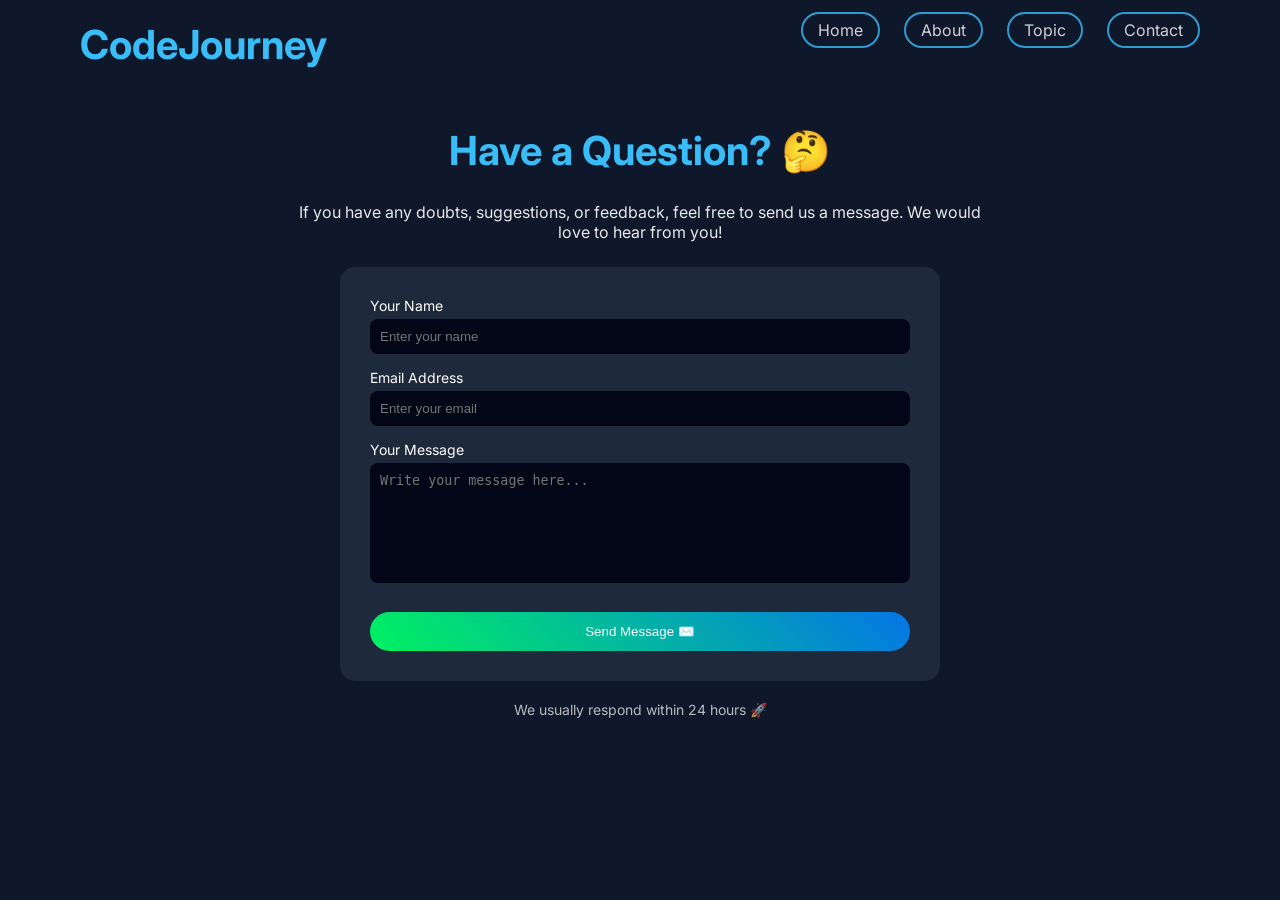
<file: contact.html>
<!DOCTYPE html>
<html lang="en">
<head>
<meta charset="UTF-8">
<meta name="viewport" content="width=device-width, initial-scale=1.0">

<title>Contact - CodeJourney</title>

<link href="https://fonts.googleapis.com/css2?family=Inter:wght@400;600;800&display=swap" rel="stylesheet">
    <link rel="stylesheet" href="responsive.css">

<style>

body {
    margin: 0;
    font-family: 'Inter', sans-serif;
    background: #0f172a;
    color: white;
}

/* NAVBAR */
.navbar {
    display: flex;
    justify-content: space-between;
    padding: 20px 80px;
}

.logo {
    font-size: 40px;
    font-weight: 700;
    color: #38bdf8;
}

.nav-links a {
    margin-left: 20px;
    text-decoration: none;
    color: white;
    opacity: 0.8;
}

/* HERO */
.hero {
    text-align: center;
    padding: 10px 20px;
}

.hero h1 {
    font-size: 40px;
    color: #38bdf8;
}

.hero p {
    max-width: 700px;
    margin: 15px auto;
    opacity: 0.9;
}

/* FORM */
.form-container {
    max-width: 600px;
    margin:auto;
    background: #1e293b;
    padding: 30px;
    border-radius: 15px;
}

.form-group {
    margin-bottom: 15px;
}

label {
    display: block;
    margin-bottom: 5px;
    font-size: 14px;
}

input, textarea {
    width: 100%;
    padding: 10px;
    border-radius: 8px;
    border: none;
    outline: none;
    background: #020617;
    color: white;
}

textarea {
    resize: none;
    height: 120px;
}

/* BUTTON */
.btn {
    width: 100%;
    padding: 12px;
    border-radius: 25px;
    border: none;
    background: linear-gradient(45deg, #00f260, #0575e6);
    color: white;
    cursor: pointer;
    margin-top: 10px;
}

/* FOOTER TEXT */
.note {
    text-align: center;
    margin-top: 20px;
    opacity: 0.7;
    font-size: 14px;
}
/*nav update  */
    /* NAV BUTTON STYLE */
.nav-btn {
    border: 2px solid #38bdf8;
    border-radius: 20px;
    padding: 6px 15px;
    margin-left: 10px;
    text-decoration: none;
    color: white;
    transition: 0.3s;
}

/* HOVER EFFECT 🔥 */
.nav-btn:hover {
    background: #38bdf8;
    color: black;
}
</style>
</head>

<body>

<!-- NAVBAR -->
<div class="navbar">
    <div class="logo">CodeJourney</div>

   <div class="nav-links">
    <a href="index.html" class="nav-btn">Home</a>
    <a href="about.html" class="nav-btn">About</a>
    <a href="topic.html" class="nav-btn">Topic</a>
    <a href="contact.html" class="nav-btn">Contact</a>
</div>
</div>

<!-- HERO -->
<div class="hero">
    <h1>Have a Question? 🤔</h1>
    <p>
        If you have any doubts, suggestions, or feedback, feel free to send us a message.
        We would love to hear from you!
    </p>
</div>

<!-- FORM -->
<!-- FORM -->
<div class="form-container">

    <form action="https://formsubmit.co/rajanverma30124@gmail.com" method="POST">

        <!-- Hidden settings -->
        <input type="hidden" name="_subject" value="New Message from CodeJourney">
        <input type="hidden" name="_captcha" value="false">
        <input type="hidden" name="_template" value="table">

        <div class="form-group">
            <label>Your Name</label>
            <input type="text" name="name" placeholder="Enter your name" required>
        </div>

        <div class="form-group">
            <label>Email Address</label>
            <input type="email" name="email" placeholder="Enter your email" required>
        </div>

        <div class="form-group">
            <label>Your Message</label>
            <textarea name="message" placeholder="Write your message here..." required></textarea>
        </div>

        <button type="submit" class="btn">Send Message ✉️</button>

    </form>

</div>

</div>

<div class="note">
    We usually respond within 24 hours 🚀
</div>

</body>
</html>
</file>
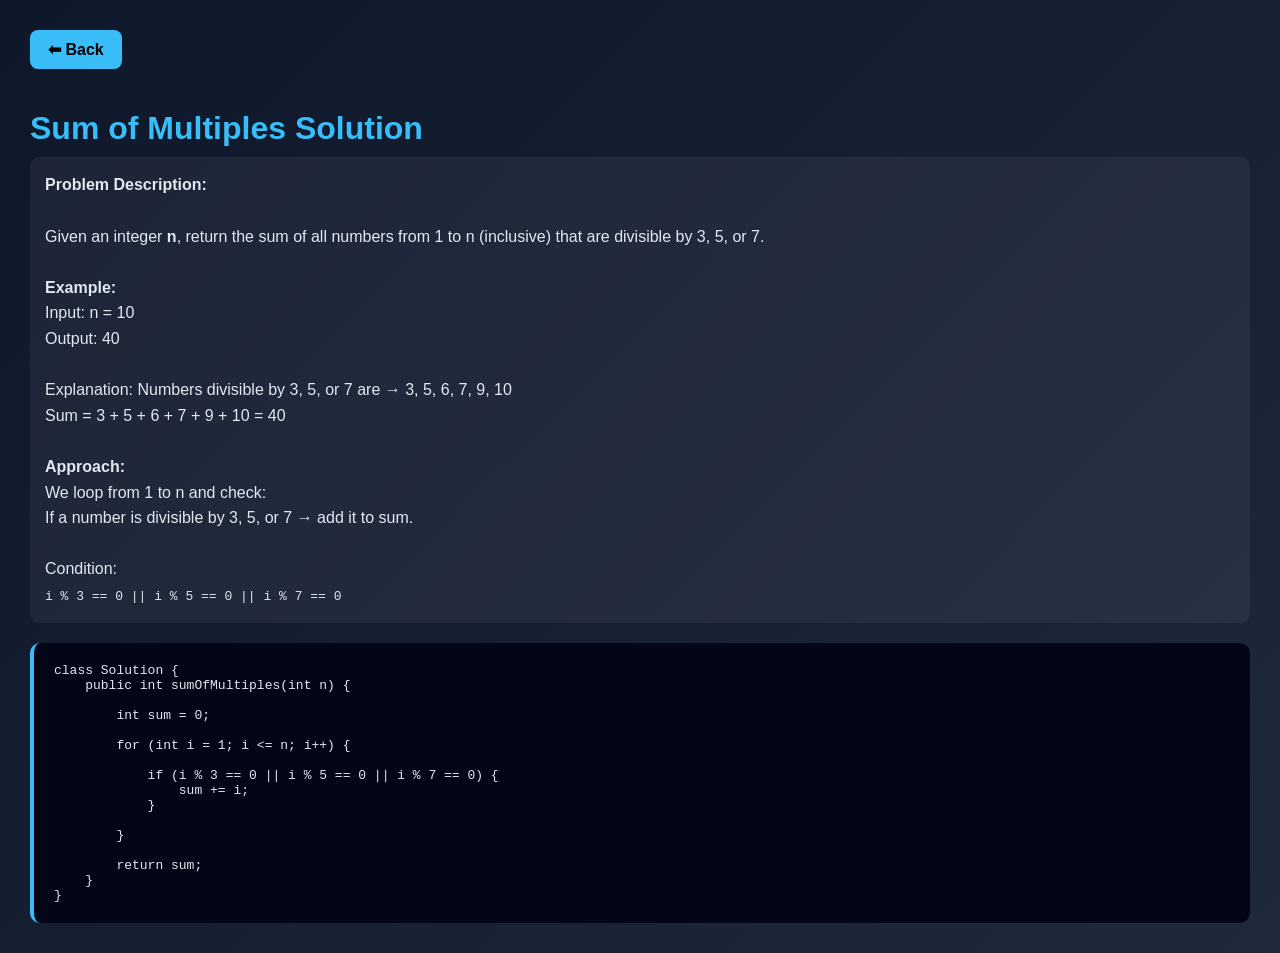
<file: s.html>
<!DOCTYPE html>
<html lang="en">
<head>
<meta charset="UTF-8">
<meta name="viewport" content="width=device-width, initial-scale=1.0">

<title>Solution - Sum of Multiples</title>

<style>
body {
    margin: 0;
    font-family: Arial, sans-serif;
    background: linear-gradient(135deg, #0f172a, #1e293b);
    color: white;
    padding: 30px;
}

/* BACK BUTTON */
.back-btn {
    display: inline-block;
    padding: 10px 18px;
    background: #38bdf8;
    color: #000;
    text-decoration: none;
    border-radius: 8px;
    font-weight: bold;
    margin-bottom: 20px;
    transition: 0.3s;
}

.back-btn:hover {
    background: #0ea5e9;
    transform: scale(1.05);
}

/* TITLE */
h1 {
    color: #38bdf8;
    margin-bottom: 10px;
}

/* DESCRIPTION */
.desc {
    background: rgba(255,255,255,0.05);
    padding: 15px;
    border-radius: 10px;
    margin-bottom: 20px;
    line-height: 1.6;
    color: #e2e8f0;
}

/* CODE BOX */
.code-box {
    background: #020617;
    padding: 20px;
    border-radius: 10px;
    overflow-x: auto;
    border-left: 4px solid #38bdf8;
}

pre {
    margin: 0;
    color: #e2e8f0;
}
</style>

</head>

<body>

<!-- BACK BUTTON -->
<a href="javascript:history.back()" class="back-btn">⬅ Back</a>

<!-- TITLE -->
<h1>Sum of Multiples Solution</h1>

<!-- DESCRIPTION -->
<div class="desc">
    <strong>Problem Description:</strong><br><br>

    Given an integer <b>n</b>, return the sum of all numbers from 1 to n (inclusive) 
    that are divisible by 3, 5, or 7.<br><br>

    <strong>Example:</strong><br>
    Input: n = 10 <br>
    Output: 40 <br><br>

    Explanation: Numbers divisible by 3, 5, or 7 are → 3, 5, 6, 7, 9, 10 <br>
    Sum = 3 + 5 + 6 + 7 + 9 + 10 = 40 <br><br>

    <strong>Approach:</strong><br>
    We loop from 1 to n and check:<br>
    If a number is divisible by 3, 5, or 7 → add it to sum.<br><br>

    Condition:
    <br>
    <code>i % 3 == 0 || i % 5 == 0 || i % 7 == 0</code>
</div>

<!-- CODE -->
<div class="code-box">
<pre>
class Solution {
    public int sumOfMultiples(int n) {

        int sum = 0;

        for (int i = 1; i <= n; i++) {

            if (i % 3 == 0 || i % 5 == 0 || i % 7 == 0) {
                sum += i;
            }

        }

        return sum;
    }
}
</pre>
</div>

</body>
</html>
</file>
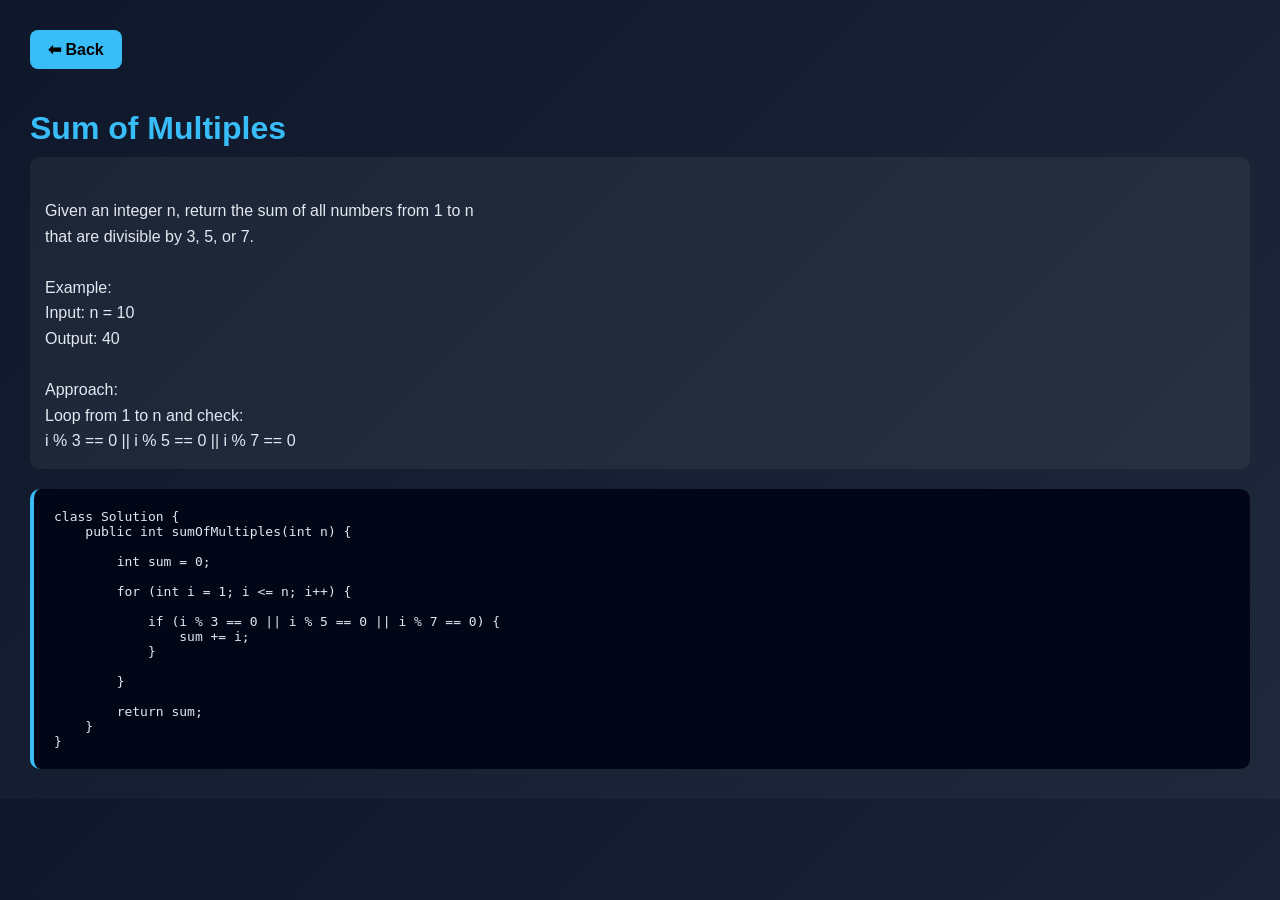
<file: solution.html>
<!DOCTYPE html>
<html lang="en">
<head>
<meta charset="UTF-8">
<meta name="viewport" content="width=device-width, initial-scale=1.0">
    <link rel="stylesheet" href="responsive.css">

<title>DSA Solution</title>

<style>
body {
    margin: 0;
    font-family: Arial, sans-serif;
    background: linear-gradient(135deg, #0f172a, #1e293b);
    color: white;
    padding: 30px;
}

/* BACK BUTTON */
.back-btn {
    display: inline-block;
    padding: 10px 18px;
    background: #38bdf8;
    color: #000;
    text-decoration: none;
    border-radius: 8px;
    font-weight: bold;
    margin-bottom: 20px;
    transition: 0.3s;
}

.back-btn:hover {
    background: #0ea5e9;
    transform: scale(1.05);
}

/* TITLE */
h1 {
    color: #38bdf8;
    margin-bottom: 10px;
}

/* DESCRIPTION */
.desc {
    background: rgba(255,255,255,0.05);
    padding: 15px;
    border-radius: 10px;
    margin-bottom: 20px;
    line-height: 1.6;
    color: #e2e8f0;
}

/* CODE BOX */
.code-box {
    background: #020617;
    padding: 20px;
    border-radius: 10px;
    overflow-x: auto;
    border-left: 4px solid #38bdf8;
}

pre {
    margin: 0;
    color: #e2e8f0;
    white-space: pre-wrap;
}
</style>

</head>

<body>

<!-- BACK BUTTON -->
<a href="javascript:history.back()" class="back-btn">⬅ Back</a>

<!-- DYNAMIC CONTENT -->
<h1 id="title">Loading...</h1>

<div class="desc" id="desc"></div>

<div class="code-box">
<pre id="code"></pre>
</div>

<script>

/* ================= DATA ================= */
const data = {

    sum: {
        title: "Sum of Multiples",
        desc: `
Given an integer n, return the sum of all numbers from 1 to n 
that are divisible by 3, 5, or 7.

Example:
Input: n = 10
Output: 40

Approach:
Loop from 1 to n and check:
i % 3 == 0 || i % 5 == 0 || i % 7 == 0
        `,
        code: `class Solution {
    public int sumOfMultiples(int n) {

        int sum = 0;

        for (int i = 1; i <= n; i++) {

            if (i % 3 == 0 || i % 5 == 0 || i % 7 == 0) {
                sum += i;
            }

        }

        return sum;
    }
}`
    },
    

    palindrome: {
        title: "Palindrome Number",
        desc: `
Given an integer x, return true if it is a palindrome.

Example:
121 → true
123 → false

Approach:
Reverse the number and compare with original.
        `,
        code: `class Solution {
    public boolean isPalindrome(int x) {
        if (x < 0) return false;

        int rev = 0, temp = x;

        while (temp != 0) {
            rev = rev * 10 + temp % 10;
            temp /= 10;
        }

        return rev == x;
    }
}`
    },"avg-salary": {
title: "Average Salary Excluding Minimum and Maximum Salary",
desc: `
Problem:
Given an array of salaries, return the average excluding the minimum and maximum salary.

Approach:
1. Find min and max salary.
2. Calculate total sum.
3. Subtract min and max from sum.
4. Divide by (n - 2).
`,
code: `class Solution {
    public double average(int[] salary) {
        int min = Integer.MAX_VALUE, max = Integer.MIN_VALUE, sum = 0;

        for(int s : salary){
            min = Math.min(min, s);
            max = Math.max(max, s);
            sum += s;
        }

        return (sum - min - max) * 1.0 / (salary.length - 2);
    }
}`
},

"kth-largest": {
title: "Kth Largest Element in an Array",
desc: `
Problem:
Find the kth largest element in an array.

Approach:
Use a min heap (PriorityQueue):
1. Add elements to heap.
2. Keep size = k.
3. Remove smallest when size > k.
4. Top element is kth largest.
`,
code: `import java.util.*;
class Solution {
    public int findKthLargest(int[] nums, int k) {
        PriorityQueue<Integer> pq = new PriorityQueue<>();

        for(int n : nums){
            pq.add(n);
            if(pq.size() > k) pq.poll();
        }

        return pq.peek();
    }
}
--------------------------------------------------------------------------
class Solution {
    public int findKthLargest(int[] nums, int k) {
        Arrays.sort(nums);
        return nums[nums.length-k];
    }
}`
},

"max-count": {
title: "Maximum Count of Positive and Negative",
desc: `
Problem:
Count positive and negative numbers and return the maximum.

Approach:
Loop through array:
- count positives
- count negatives
Return max of both.
`,
code: `class Solution {
    public int maximumCount(int[] nums) {
        int pcount=0;
        int ncount=0;
        for(int i=0;i<nums.length;i++){
            if(0<nums[i]){
                pcount++;
            }
            else if(0>nums[i]){
                ncount++;
            }
        }
        if(pcount>ncount){
            return pcount;
        }
     return ncount;
    }
}`
},

"target-indices": {
title: "Find Target Indices After Sorting Array",
desc: `
Problem:
Return indices of target after sorting.

Approach:
1. Sort array
2. Traverse and store indices where element == target
`,
code: `import java.util.*;
class Solution {
    public List<Integer> targetIndices(int[] nums, int target) {
        Arrays.sort(nums);
        List<Integer> res = new ArrayList<>();

        for(int i = 0; i < nums.length; i++){
            if(nums[i] == target) res.add(i);
        }

        return res;
    }
}`
},

"single-element": {
title: "Single Element in Sorted Array",
desc: `
Problem:
Every element appears twice except one. Find it.

Approach:
Binary Search:
- Pair index even-odd check
- Move left or right accordingly
`,
code: `class Solution {
    public int singleNonDuplicate(int[] nums) {
        int l = 0, r = nums.length - 1;

        while(l < r){
            int mid = (l + r) / 2;

            if(mid % 2 == 1) mid--;

            if(nums[mid] == nums[mid + 1]) l = mid + 2;
            else r = mid;
        }

        return nums[l];
    }
}`
},

"subarray-product": {
title: "Subarray Product Less Than K",
desc: `
Problem:
Count subarrays where product < k.

Approach:
Sliding Window:
- Expand right
- Shrink left if product >= k
- Count valid subarrays
`,
code: `class Solution {
    public int numSubarrayProductLessThanK(int[] nums, int k) {
        if(k <= 1) return 0;

        int prod = 1, left = 0, count = 0;

        for(int right = 0; right < nums.length; right++){
            prod *= nums[right];

            while(prod >= k){
                prod /= nums[left++];
            }

            count += right - left + 1;
        }

        return count;
    }
}`
},

"squares": {
title: "Squares of a Sorted Array",
desc: `
Problem:
Return sorted squares of array.

Approach:
Two pointers:
- Compare absolute values
- Fill result from end
`,
code: `class Solution {
    public int[] sortedSquares(int[] nums) {
        int n = nums.length;
        int[] res = new int[n];

        int l = 0, r = n - 1, i = n - 1;

        while(l <= r){
            if(Math.abs(nums[l]) > Math.abs(nums[r])){
                res[i--] = nums[l] * nums[l];
                l++;
            } else {
                res[i--] = nums[r] * nums[r];
                r--;
            }
        }

        return res;
    }
}`
},

"missing-number": {
title: "Missing Number",
desc: `
Problem:
Find missing number from 0 to n.

Approach:
Use sum formula:
n*(n+1)/2 - actual sum
`,
code: `class Solution {
    public int missingNumber(int[] nums) {
        int n = nums.length;
        int sum = n * (n + 1) / 2;

        for(int num : nums) sum -= num;

        return sum;
    }
}`
},
"remove-element": {
title: "Remove Element",
desc: `
Problem:
Given an array nums and a value val, remove all occurrences of val in-place.

Example:
nums = [3,2,2,3], val = 3 → Output = 2

Approach:
Use two pointers:
- Traverse array
- Copy only non-val elements forward
- Return new length
`,
code: `class Solution {
    public int removeElement(int[] nums, int val) {
        int k = 0;
        for(int i=0;i<nums.length;i++){
            if(nums[i]!=val){
                nums[k++] = nums[i];
            }
        }
        return k;
    }
}`
},

"count-negative": {
title: "Count Negative Numbers in a Sorted Matrix",
desc: `
Problem:
Count total negative numbers in a sorted matrix.

Example:
[[4,3,-1], [3,-1,-2]] → Output: 3

Approach:
Brute force:
- Traverse every element
- Count negatives
(Optimized: binary search per row)
`,
code: `class Solution {
    public int countNegatives(int[][] grid) {
        int count=0;
        for(int[] row:grid){
            for(int n:row){
                if(n<0) count++;
            }
        }
        return count;
    }
}`
},

"good-pairs": {
title: "Number of Good Pairs",
desc: `
Problem:
Find number of pairs (i, j) where i < j and nums[i] == nums[j].

Example:
[1,2,3,1,1,3] → Output: 4

Approach:
- Compare each pair
- Count when equal
(Optimized: use hashmap frequency)
`,
code: `class Solution {
    public int numIdenticalPairs(int[] nums) {
        int count=0;
        for(int i=0;i<nums.length;i++){
            for(int j=i+1;j<nums.length;j++){
                if(nums[i]==nums[j]) count++;
            }
        }
        return count;
    }
}`
},

"contains-duplicate": {
title: "Contains Duplicate",
desc: `
Problem:
Check if any element appears more than once.

Example:
[1,2,3,1] → true

Approach:
- Use HashSet
- If element already exists → duplicate
`,
code: `import java.util.*;
class Solution {
    public boolean containsDuplicate(int[] nums) {
        Set<Integer> set=new HashSet<>();
        for(int n:nums){
            if(!set.add(n)) return true;
        }
        return false;
    }
}`
},

"pairs-less-target": {
title: "Count Pairs Less Than Target",
desc: `
Problem:
Count pairs where sum < target.

Example:
[1,2,3], target=4 → Output: 2

Approach:
- Sort array
- Use two pointers
- Count valid pairs efficiently
`,
code: `import java.util.*;
class Solution {
    public int countPairs(int[] nums,int target){
        Arrays.sort(nums);
        int l=0,r=nums.length-1,count=0;
        while(l<r){
            if(nums[l]+nums[r]<target){
                count+=(r-l);
                l++;
            }else r--;
        }
        return count;
    }
}`
},

"divide": {
title: "Divide Two Integers",
desc: `
Problem:
Divide two integers without using *, /, %.

Approach:
- Use bit shifting
- Subtract multiples of divisor
- Handle sign separately
`,
code: `class Solution {
    public int divide(int a,int b){
        long x=Math.abs((long)a),y=Math.abs((long)b);
        int res=0;
        while(x>=y){
            long t=y,m=1;
            while(x>=(t<<1)){
                t<<=1;
                m<<=1;
            }
            x-=t;
            res+=m;
        }
        return ((a>0)==(b>0))?res:-res;
    }
}`
},

"smallest-even": {
title: "Smallest Even Multiple",
desc: `
Problem:
Find smallest number divisible by both n and 2.

Approach:
- If n even → answer = n
- Else → answer = 2*n
`,
code: `class Solution {
    public int smallestEvenMultiple(int n) {
        return n%2==0?n:2*n;
    }
}`
},

"reverse-string": {
title: "Reverse String",
desc: `
Problem:
Reverse a character array.

Approach:
- Use two pointers
- Swap from start and end
`,
code: `class Solution {
    public void reverseString(char[] s) {
        int l=0,r=s.length-1;
        while(l<r){
            char t=s[l];
            s[l]=s[r];
            s[r]=t;
            l++;r--;
        }
    }
}`
},

"goal-parser": {
title: "Goal Parser Interpretation",
desc: `
Problem:
Interpret string patterns.

Example:
"G()(al)" → "Goal"

Approach:
- Replace "()" with "o"
- Replace "(al)" with "al"
`,
code: `class Solution {
    public String interpret(String s) {
        return s.replace("()","o").replace("(al)","al");
    }
}`
},

"defang-ip": {
title: "Defanging an IP Address",
desc: `
Problem:
Replace "." with "[.]"

Example:
1.1.1.1 → 1[.]1[.]1[.]1
`,
code: `class Solution {
    public String defangIPaddr(String address) {
        return address.replace(".","[.]");
    }
}`
},

"lower-case": {
title: "To Lower Case",
desc: `
Problem:
Convert string to lowercase.

Approach:
Use built-in function.
`,
code: `class Solution {
    public String toLowerCase(String s) {
        return s.toLowerCase();
    }
}`
},

"rotated-search": {
title: "Search in Rotated Sorted Array",
desc: `
Problem:
Search target in rotated sorted array.

Approach:
- Use modified binary search
- Check sorted half each time
`,
code: `class Solution {
    public int search(int[] nums,int target){
        int l=0,r=nums.length-1;
        while(l<=r){
            int m=(l+r)/2;
            if(nums[m]==target) return m;
            if(nums[l]<=nums[m]){
                if(target>=nums[l]&&target<nums[m]) r=m-1;
                else l=m+1;
            }else{
                if(target>nums[m]&&target<=nums[r]) l=m+1;
                else r=m-1;
            }
        }
        return -1;
    }
}`
},

"count-odd": {
title: "Count Odd Numbers in an Interval Range",
desc: `
Problem:
Count odd numbers between low and high.

Approach:
Use math formula:
(high+1)/2 - low/2
`,
code: `class Solution {
    public int countOdds(int low,int high){
        return (high+1)/2 - low/2;
    }
}`
},"intersection-of-two-arrays": {
    title: "Intersection of Two Arrays",
    desc: `
Problem:
Given two integer arrays nums1 and nums2, return their intersection.
Each element in the result must be unique.

Approach:
Use HashSet.
1. Store nums1 elements in a set
2. Check nums2 elements in set
3. Store common elements in result set
4. Convert set to array
`,
    code: `class Solution {
    public int[] intersection(int[] nums1, int[] nums2) {
        HashSet<Integer> set = new HashSet<>();
        HashSet<Integer> res = new HashSet<>();

        for (int n : nums1) {
            set.add(n);
        }

        for (int m : nums2) {
            if (set.contains(m)) {
                res.add(m);
            }
        }

        int[] arr = new int[res.size()];
        int i = 0;

        for (int r : res) {
            arr[i++] = r;
        }

        return arr;
    }
}`
},
    "find-the-difference-of-two-arrays": {
    title: "Find the Difference of Two Arrays",
    desc: `
Problem:
Given two integer arrays nums1 and nums2, return a list of two lists:
- elements present in nums1 but not in nums2
- elements present in nums2 but not in nums1

Approach:
Use HashSet.
1. Store both arrays in sets
2. Compare elements
3. Add unique elements to separate lists
`,
    code: `class Solution {
    public List<List<Integer>> findDifference(int[] nums1, int[] nums2) {
        HashSet<Integer> set1 = new HashSet<>();
        HashSet<Integer> set2 = new HashSet<>();

        for (int n : nums1) set1.add(n);
        for (int n : nums2) set2.add(n);

        List<Integer> list1 = new ArrayList<>();
        List<Integer> list2 = new ArrayList<>();

        for (int n : set1) {
            if (!set2.contains(n)) {
                list1.add(n);
            }
        }

        for (int n : set2) {
            if (!set1.contains(n)) {
                list2.add(n);
            }
        }

        List<List<Integer>> ans = new ArrayList<>();
        ans.add(list1);
        ans.add(list2);

        return ans;
    }
}`
},
    "minimum-common-value": {
    title: "Minimum Common Value",
    desc: `
Problem:
Given two sorted arrays, return the smallest common element.
If no common element exists, return -1.

Approach:
Use Two Pointer technique.
1. Compare elements of both arrays
2. Move pointer of smaller element
3. If equal, return answer
`,
    code: `class Solution {
    public int getCommon(int[] nums1, int[] nums2) {
        int i = 0, j = 0;

        while (i < nums1.length && j < nums2.length) {
            if (nums1[i] == nums2[j]) {
                return nums1[i];
            }

            if (nums1[i] < nums2[j]) {
                i++;
            } else {
                j++;
            }
        }

        return -1;
    }
}`
},"number-complement": {
    title: "Number Complement",
    desc: `
Problem:
Find the complement of a number.

Example:
Input: 5 → 101
Output: 2 → 010

Approach:
1. Convert number to binary
2. Flip all bits (0 → 1, 1 → 0)
3. Convert back to decimal
    `,
    code: `class Solution {
    public int findComplement(int num) {

        int mask = 0;
        int temp = num;

        // create mask like 1111...
        while (temp > 0) {
            mask = (mask << 1) | 1;
            temp >>= 1;
        }

        // flip bits using XOR
        return num ^ mask;
    }
}`
},
"first-occurrence": {
    title: "Find First Occurrence in String",
    desc: `Return index of first occurrence of needle in haystack.`,
    code: `class Solution {
    public int strStr(String haystack, String needle) {
        return haystack.indexOf(needle);
    }
}`
},

"rotate-string": {
    title: "Rotate String",
    desc: `Check if string can be rotated to form goal.`,
    code: `class Solution {
    public boolean rotateString(String s, String goal) {
        return s.length() == goal.length() && (s + s).contains(goal);
    }
}`
},

"kids-candies": {
    title: "Kids With Greatest Number of Candies",
    desc: `Check which kids can have max candies after extra candies.`,
    code: `import java.util.*;

class Solution {
    public List<Boolean> kidsWithCandies(int[] candies, int extraCandies) {
        int max = 0;
        for (int c : candies) max = Math.max(max, c);

        List<Boolean> res = new ArrayList<>();

        for (int c : candies) {
            res.add(c + extraCandies >= max);
        }

        return res;
    }
}`
},

"find-difference-389": {
    title: "Find the Difference",
    desc: `Find extra character in second string.`,
    code: `class Solution {
    public char findTheDifference(String s, String t) {
        int res = 0;

        for (char c : s.toCharArray()) res ^= c;
        for (char c : t.toCharArray()) res ^= c;

        return (char) res;
    }
}`
},

"segments": {
    title: "Number of Segments in a String",
    desc: `Count words in string.`,
    code: `class Solution {
    public int countSegments(String s) {
        s = s.trim();
        if (s.isEmpty()) return 0;
        return s.split("\\\\s+").length;
    }
}`
},

"detect-capital": {
    title: "Detect Capital",
    desc: `Check correct capital usage.`,
    code: `class Solution {
    public boolean detectCapitalUse(String word) {
        return word.equals(word.toUpperCase()) ||
               word.equals(word.toLowerCase()) ||
               Character.isUpperCase(word.charAt(0)) &&
               word.substring(1).equals(word.substring(1).toLowerCase());
    }
}`
},

"concat-reverse": {
    title: "Concatenate Array With Reverse",
    desc: `Return array + reverse array.`,
    code: `class Solution {
    public int[] getConcatenation(int[] nums) {
        int n = nums.length;
        int[] res = new int[2 * n];

        for (int i = 0; i < n; i++) {
            res[i] = nums[i];
            res[i + n] = nums[n - 1 - i];
        }

        return res;
    }
}`
},

"min-ops-k": {
    title: "Minimum Operations to Make Sum Divisible by K",
    desc: `Make array sum divisible by k.`,
    code: `class Solution {
    public int minOperations(int[] nums, int k) {
        int sum = 0;
        for (int n : nums) sum += n;

        int rem = sum % k;
        return rem == 0 ? 0 : rem;
    }
}`
},

"restore-order": {
    title: "Restore Finishing Order",
    desc: `Restore original order using mapping.`,
    code: `class Solution {
    public int[] restoreOrder(int[] order, int[] index) {
        int n = order.length;
        int[] res = new int[n];

        for (int i = 0; i < n; i++) {
            res[index[i]] = order[i];
        }

        return res;
    }
}`
},

"truncate-sentence": {
    title: "Truncate Sentence",
    desc: `Keep only k words.`,
    code: `class Solution {
    public String truncateSentence(String s, int k) {
        String[] arr = s.split(" ");
        StringBuilder sb = new StringBuilder();

        for (int i = 0; i < k; i++) {
            sb.append(arr[i]);
            if (i < k - 1) sb.append(" ");
        }

        return sb.toString();
    }
}`
},

"single-number-136": {
    title: "Single Number",
    desc: `Find unique element using XOR.`,
    code: `class Solution {
    public int singleNumber(int[] nums) {
        int res = 0;

        for (int n : nums) res ^= n;

        return res;
    }
}`
},

"bits-191": {
    title: "Number of 1 Bits",
    desc: `Count set bits.`,
    code: `class Solution {
    public int hammingWeight(int n) {
        int count = 0;

        while (n != 0) {
            n &= (n - 1);
            count++;
        }

        return count;
    }
}`
},

"counting-bits": {
    title: "Counting Bits",
    desc: `DP bit counting.`,
    code: `class Solution {
    public int[] countBits(int n) {
        int[] dp = new int[n + 1];

        for (int i = 1; i <= n; i++) {
            dp[i] = dp[i >> 1] + (i & 1);
        }

        return dp;
    }
}`
},

"stock-2": {
    title: "Best Time to Buy and Sell Stock II",
    desc: `Greedy profit calculation.`,
    code: `class Solution {
    public int maxProfit(int[] prices) {
        int profit = 0;

        for (int i = 1; i < prices.length; i++) {
            if (prices[i] > prices[i - 1]) {
                profit += prices[i] - prices[i - 1];
            }
        }

        return profit;
    }
}`
},

"pow": {
    title: "Pow(x, n)",
    desc: `Fast exponentiation.`,
    code: `class Solution {
    public double myPow(double x, int n) {
        long N = n;

        if (N < 0) {
            x = 1 / x;
            N = -N;
        }

        double res = 1;

        while (N > 0) {
            if ((N & 1) == 1) res *= x;
            x *= x;
            N >>= 1;
        }

        return res;
    }
}`
},

"remove-duplicate-letters": {
    title: "Remove Duplicate Letters",
    desc: `Stack + greedy approach.`,
    code: `class Solution {
    public String removeDuplicateLetters(String s) {
        int[] freq = new int[26];
        boolean[] seen = new boolean[26];

        for (char c : s.toCharArray()) freq[c - 'a']++;

        StringBuilder sb = new StringBuilder();

        for (char c : s.toCharArray()) {
            freq[c - 'a']--;

            if (seen[c - 'a']) continue;

            while (sb.length() > 0 &&
                   sb.charAt(sb.length() - 1) > c &&
                   freq[sb.charAt(sb.length() - 1) - 'a'] > 0) {
                seen[sb.charAt(sb.length() - 1) - 'a'] = false;
                sb.deleteCharAt(sb.length() - 1);
            }

            sb.append(c);
            seen[c - 'a'] = true;
        }

        return sb.toString();
    }
}`
},

"delete-node": {
    title: "Delete Node in Linked List",
    desc: `Delete node without head.`,
    code: `class Solution {
    public void deleteNode(ListNode node) {
        node.val = node.next.val;
        node.next = node.next.next;
    }
}`
},

"middle-linked-list": {
    title: "Middle of Linked List",
    desc: `Fast and slow pointer.`,
    code: `class Solution {
    public ListNode middleNode(ListNode head) {
        ListNode slow = head, fast = head;

        while (fast != null && fast.next != null) {
            slow = slow.next;
            fast = fast.next.next;
        }

        return slow;
    }
}`
},

"add-two-integers": {
    title: "Add Two Integers",
    desc: `Return sum of two integers.`,
    code: `class Solution {
    public int sum(int num1, int num2) {
        return num1 + num2;
    }
}`
}



};

/* ================= GET URL PARAM ================= */
const params = new URLSearchParams(window.location.search);
const problem = params.get("problem");

/* ================= LOAD DATA ================= */
const p = data[problem] || data["sum"];

document.getElementById("title").innerText = p.title;
document.getElementById("desc").innerText = p.desc;
document.getElementById("code").innerText = p.code;

</script>

</body>
</html>
</file>
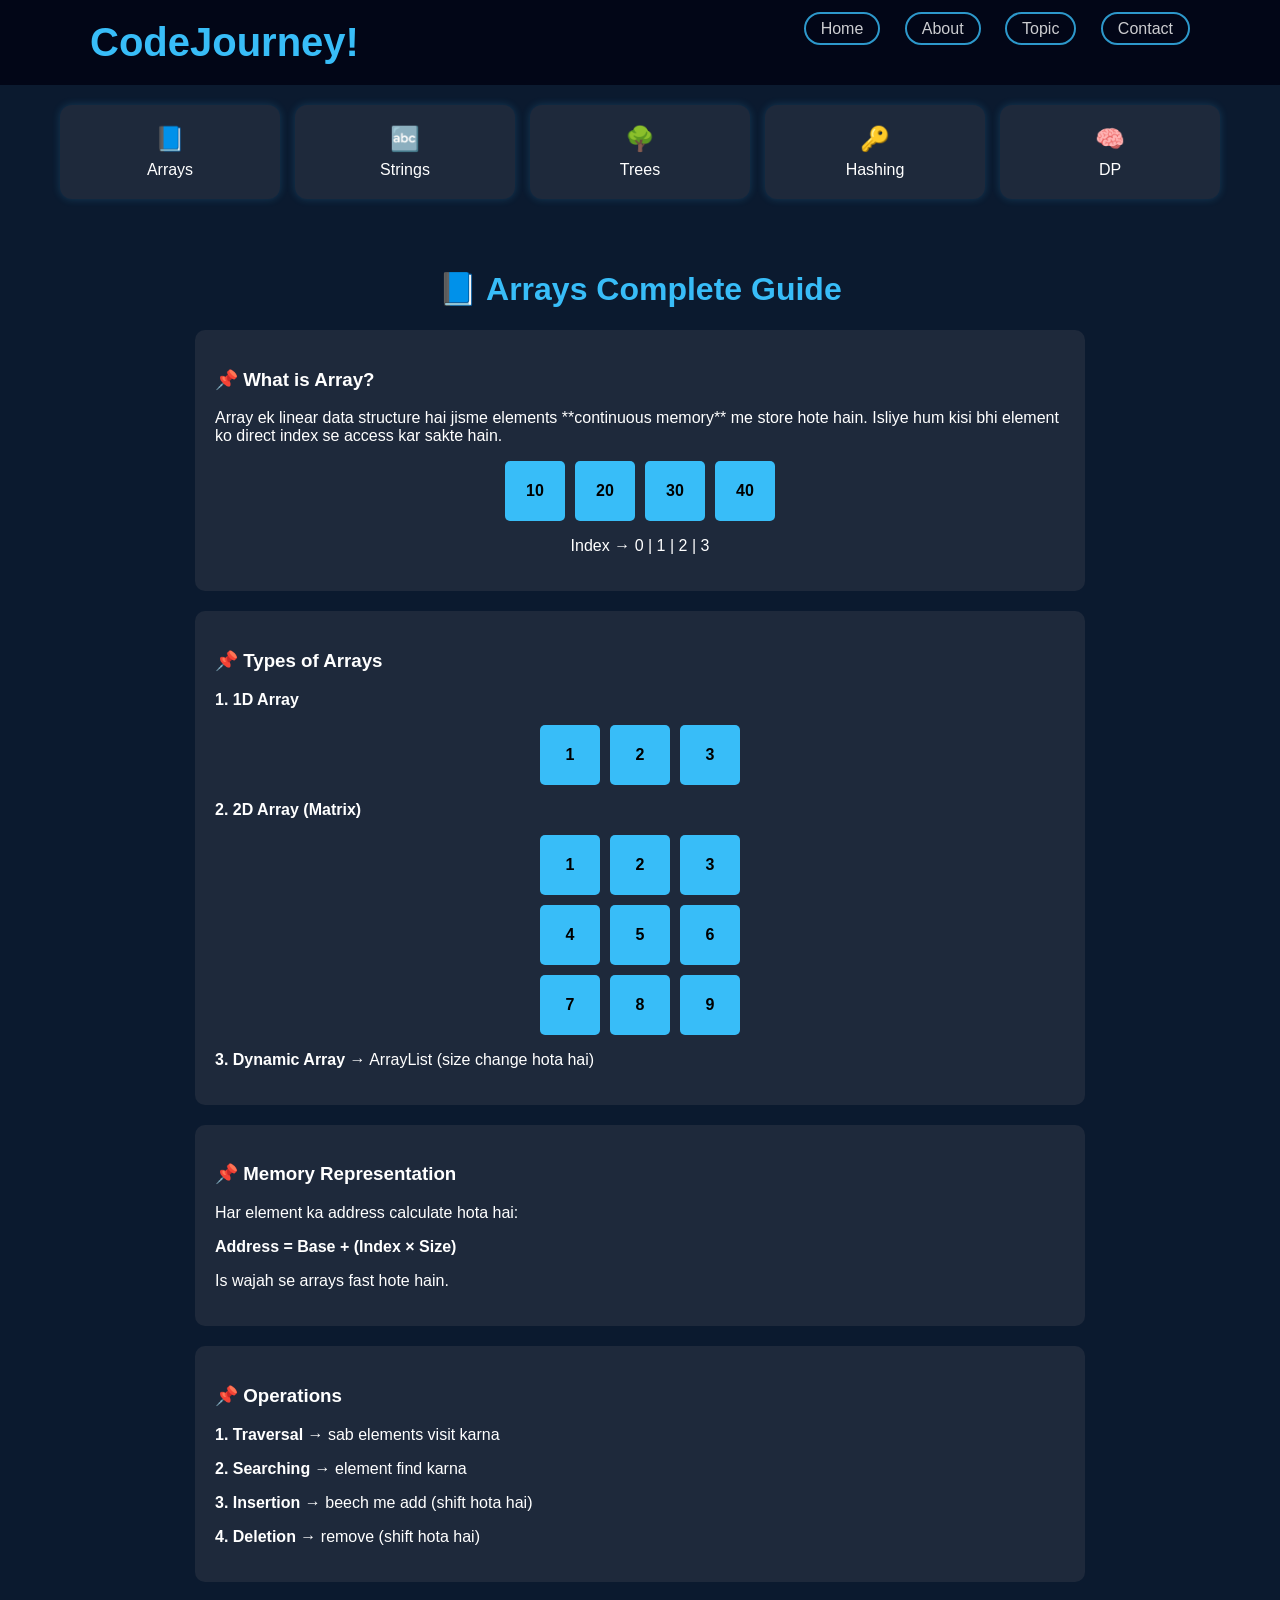
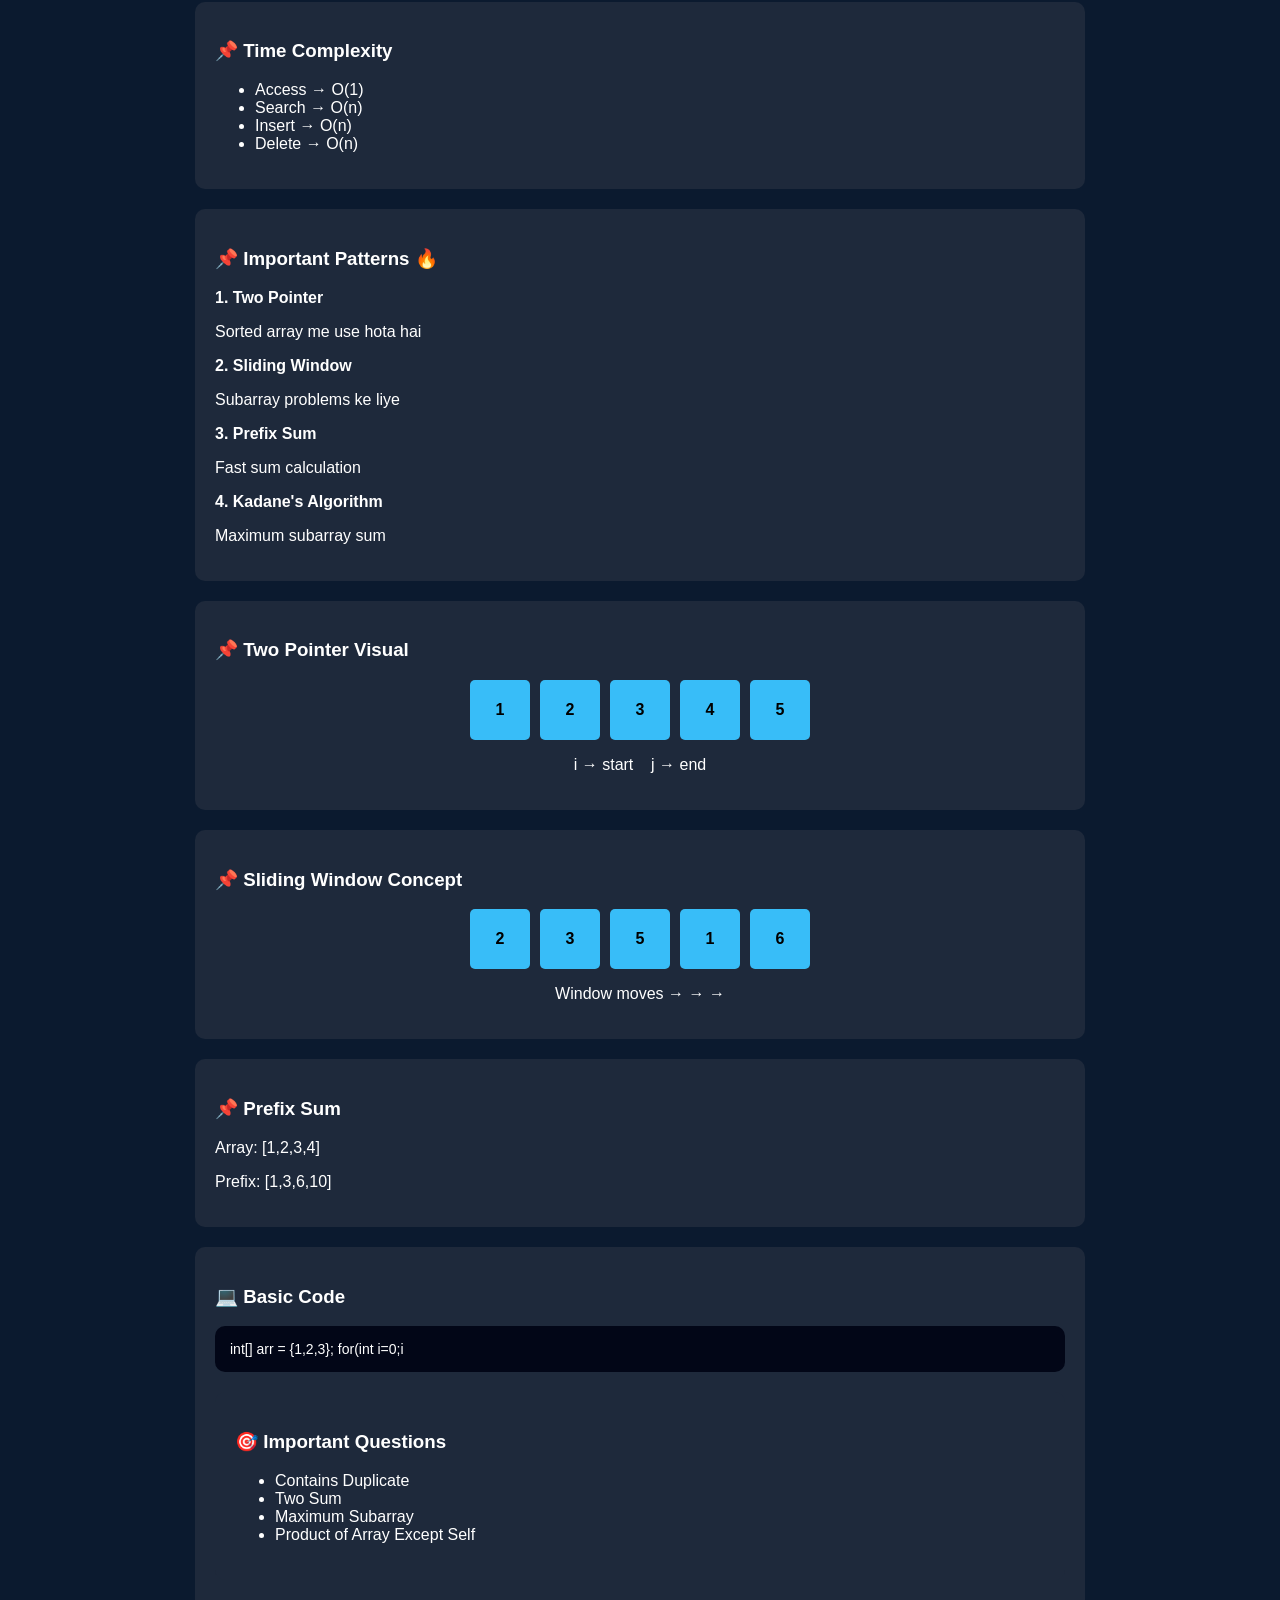
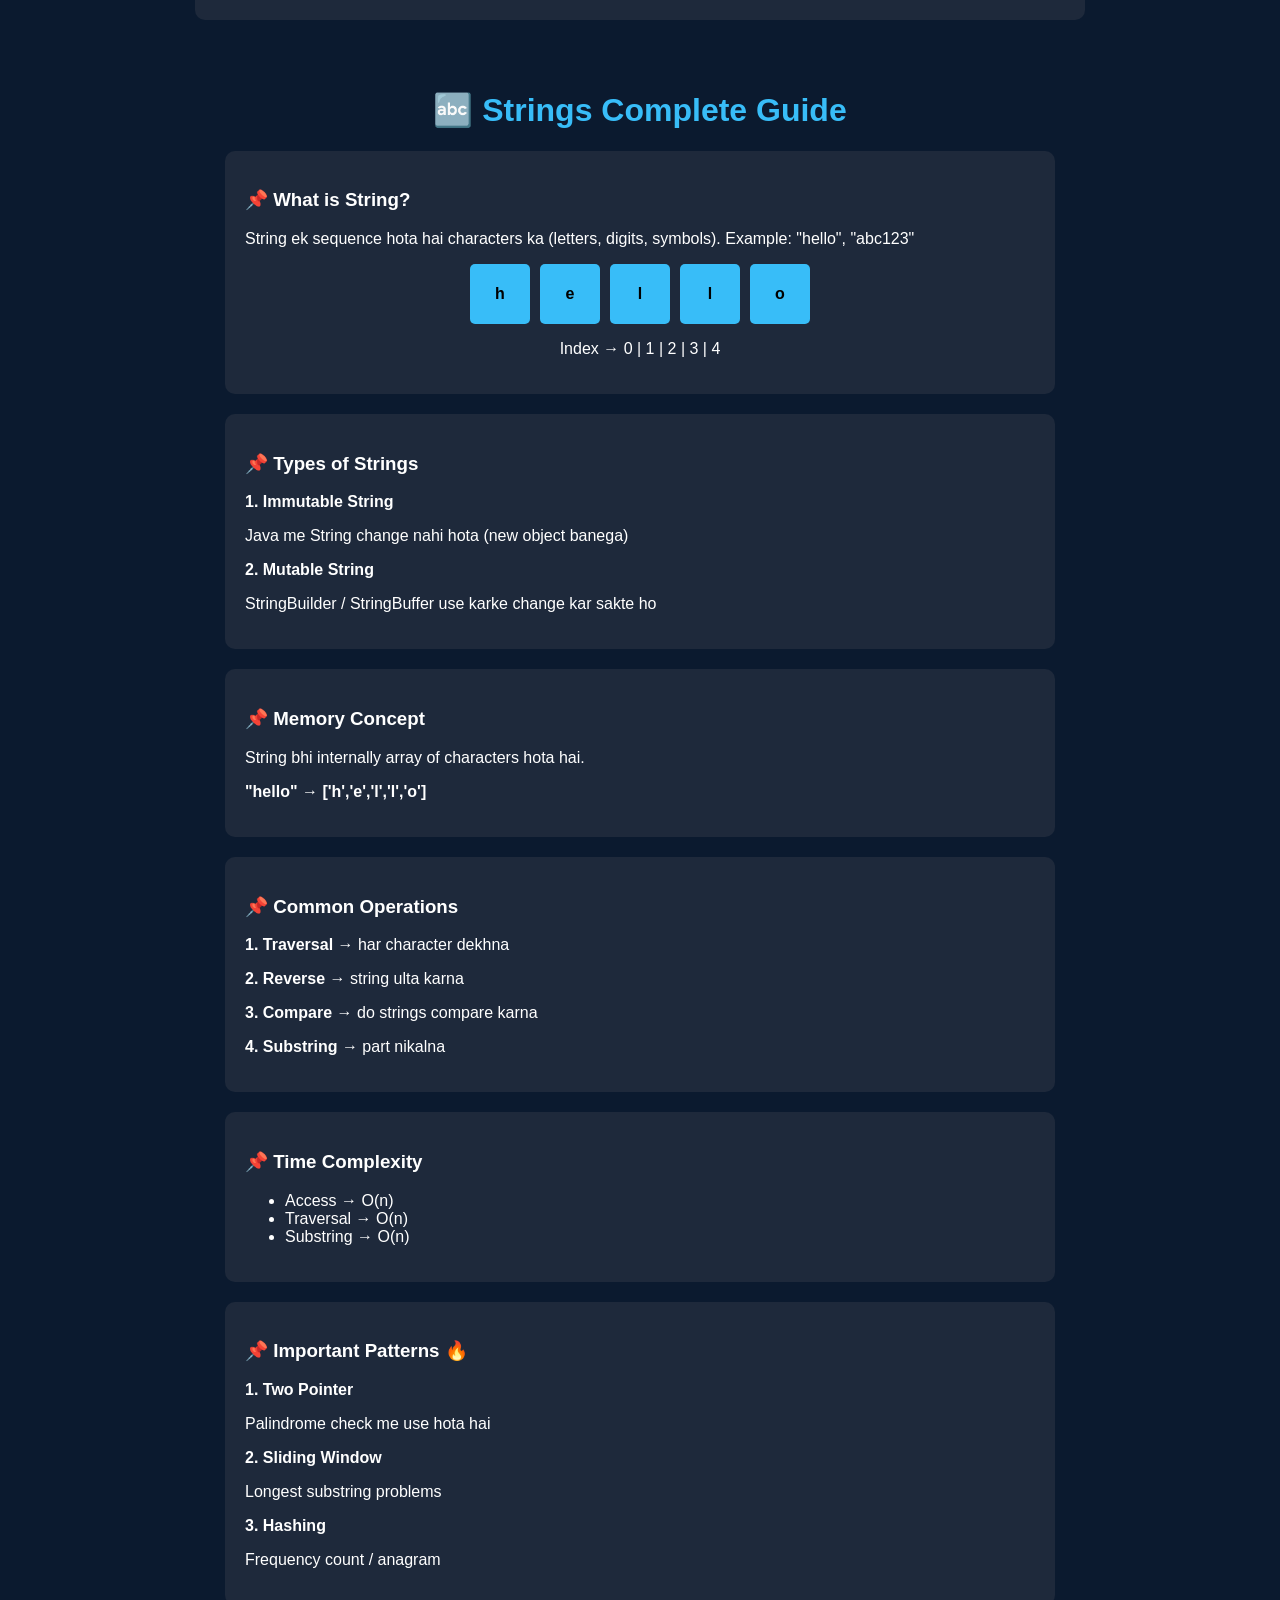
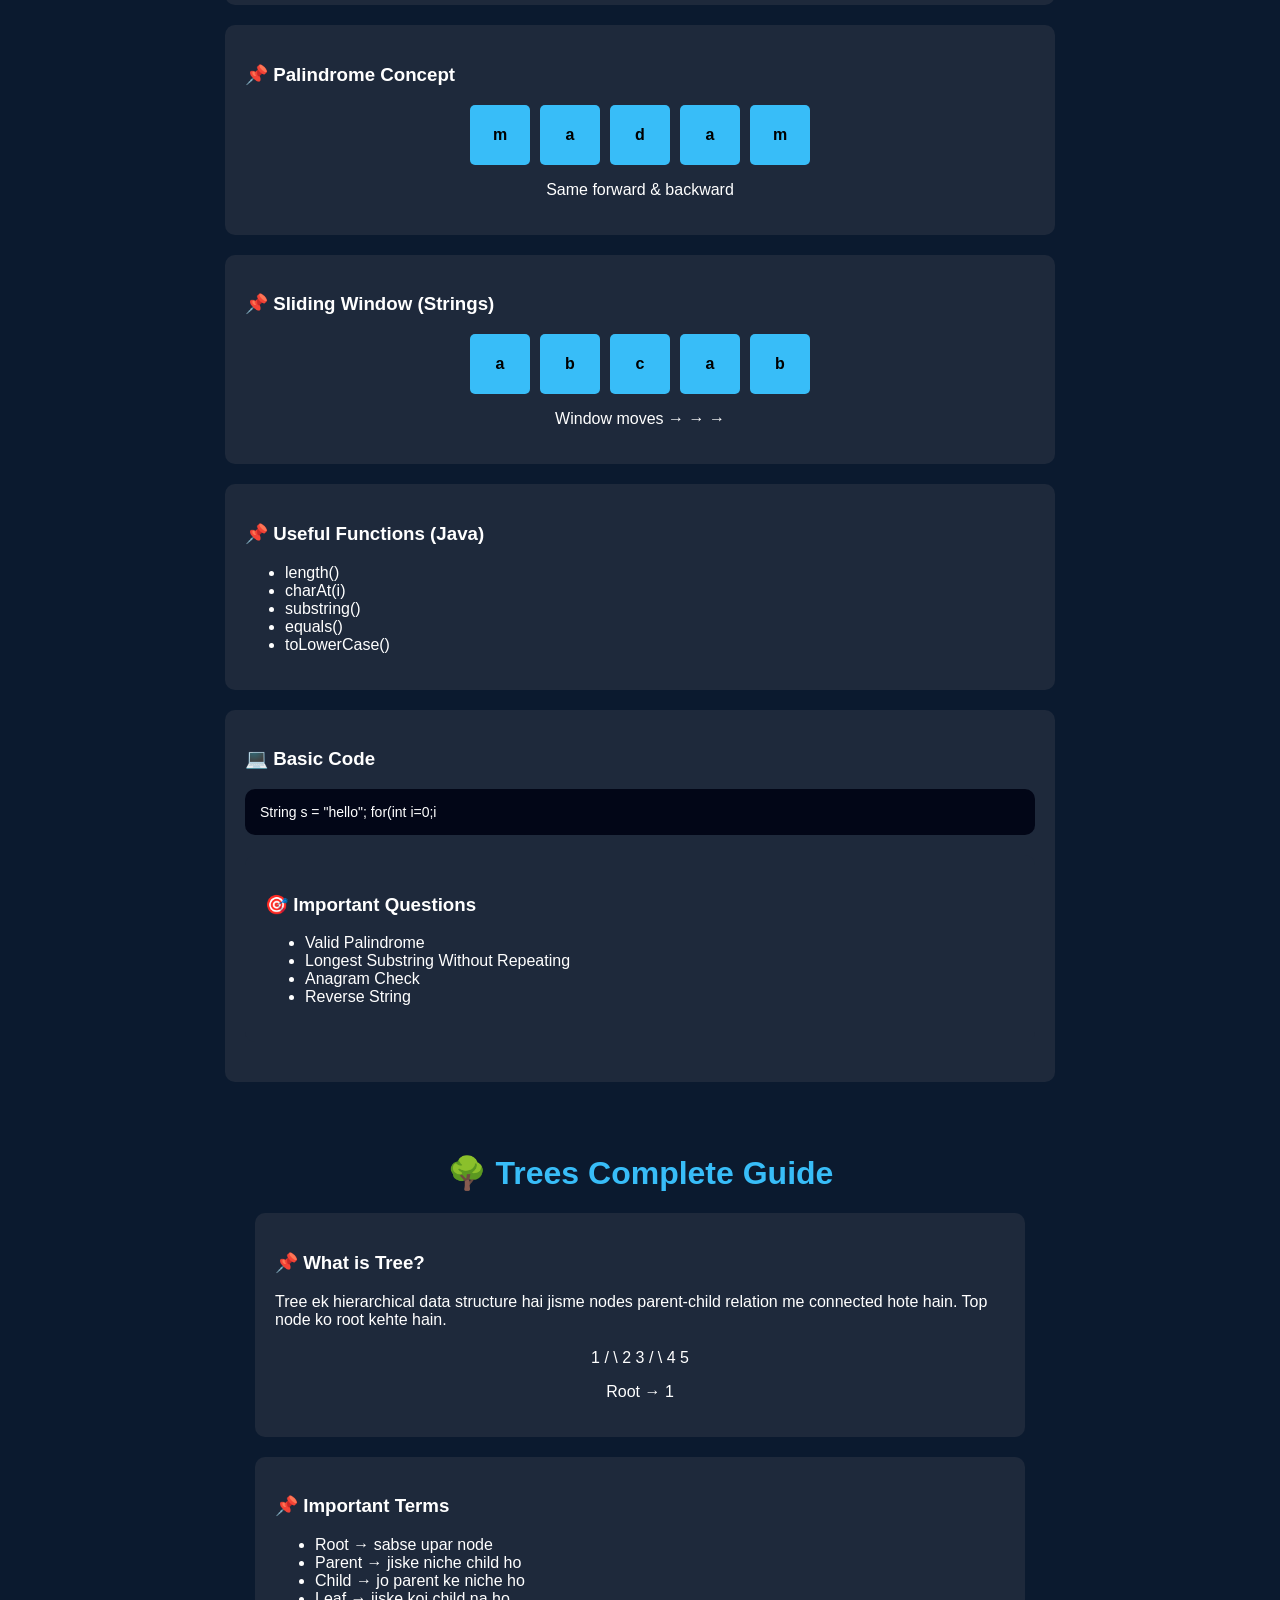
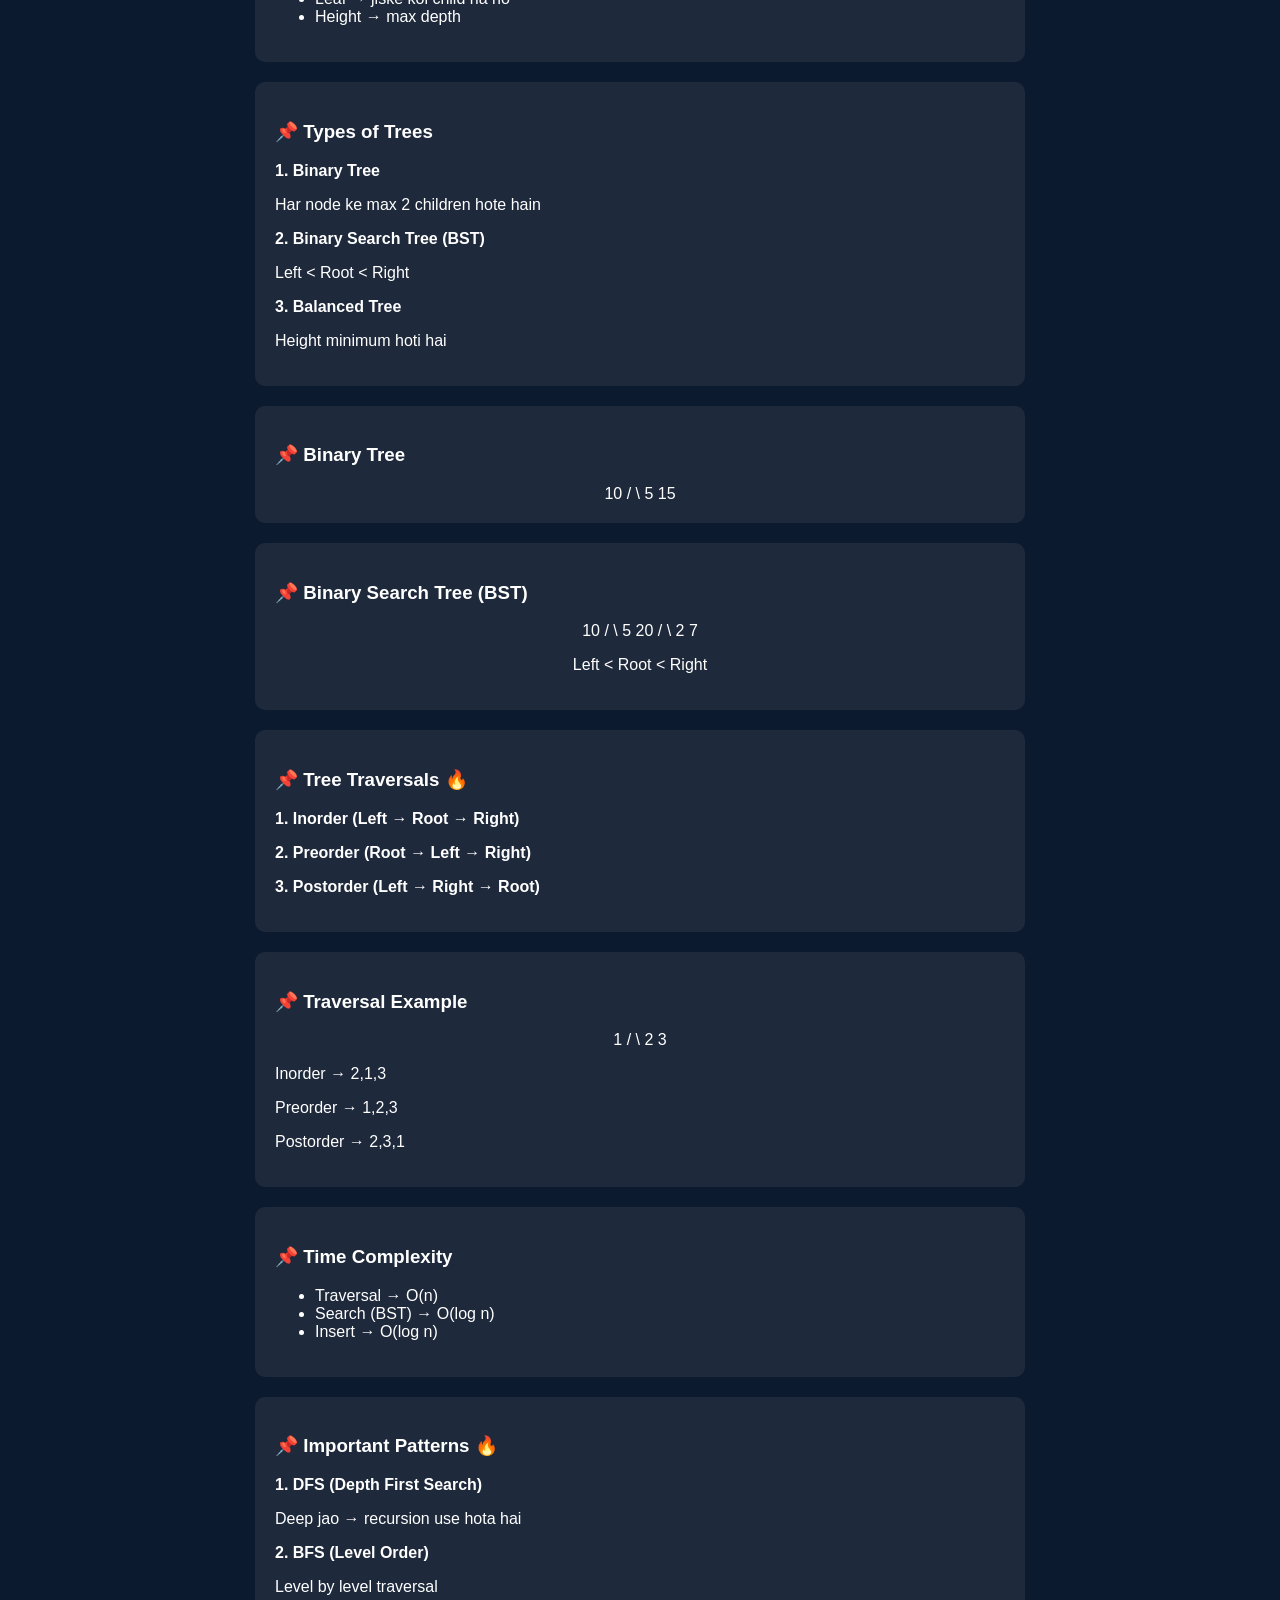
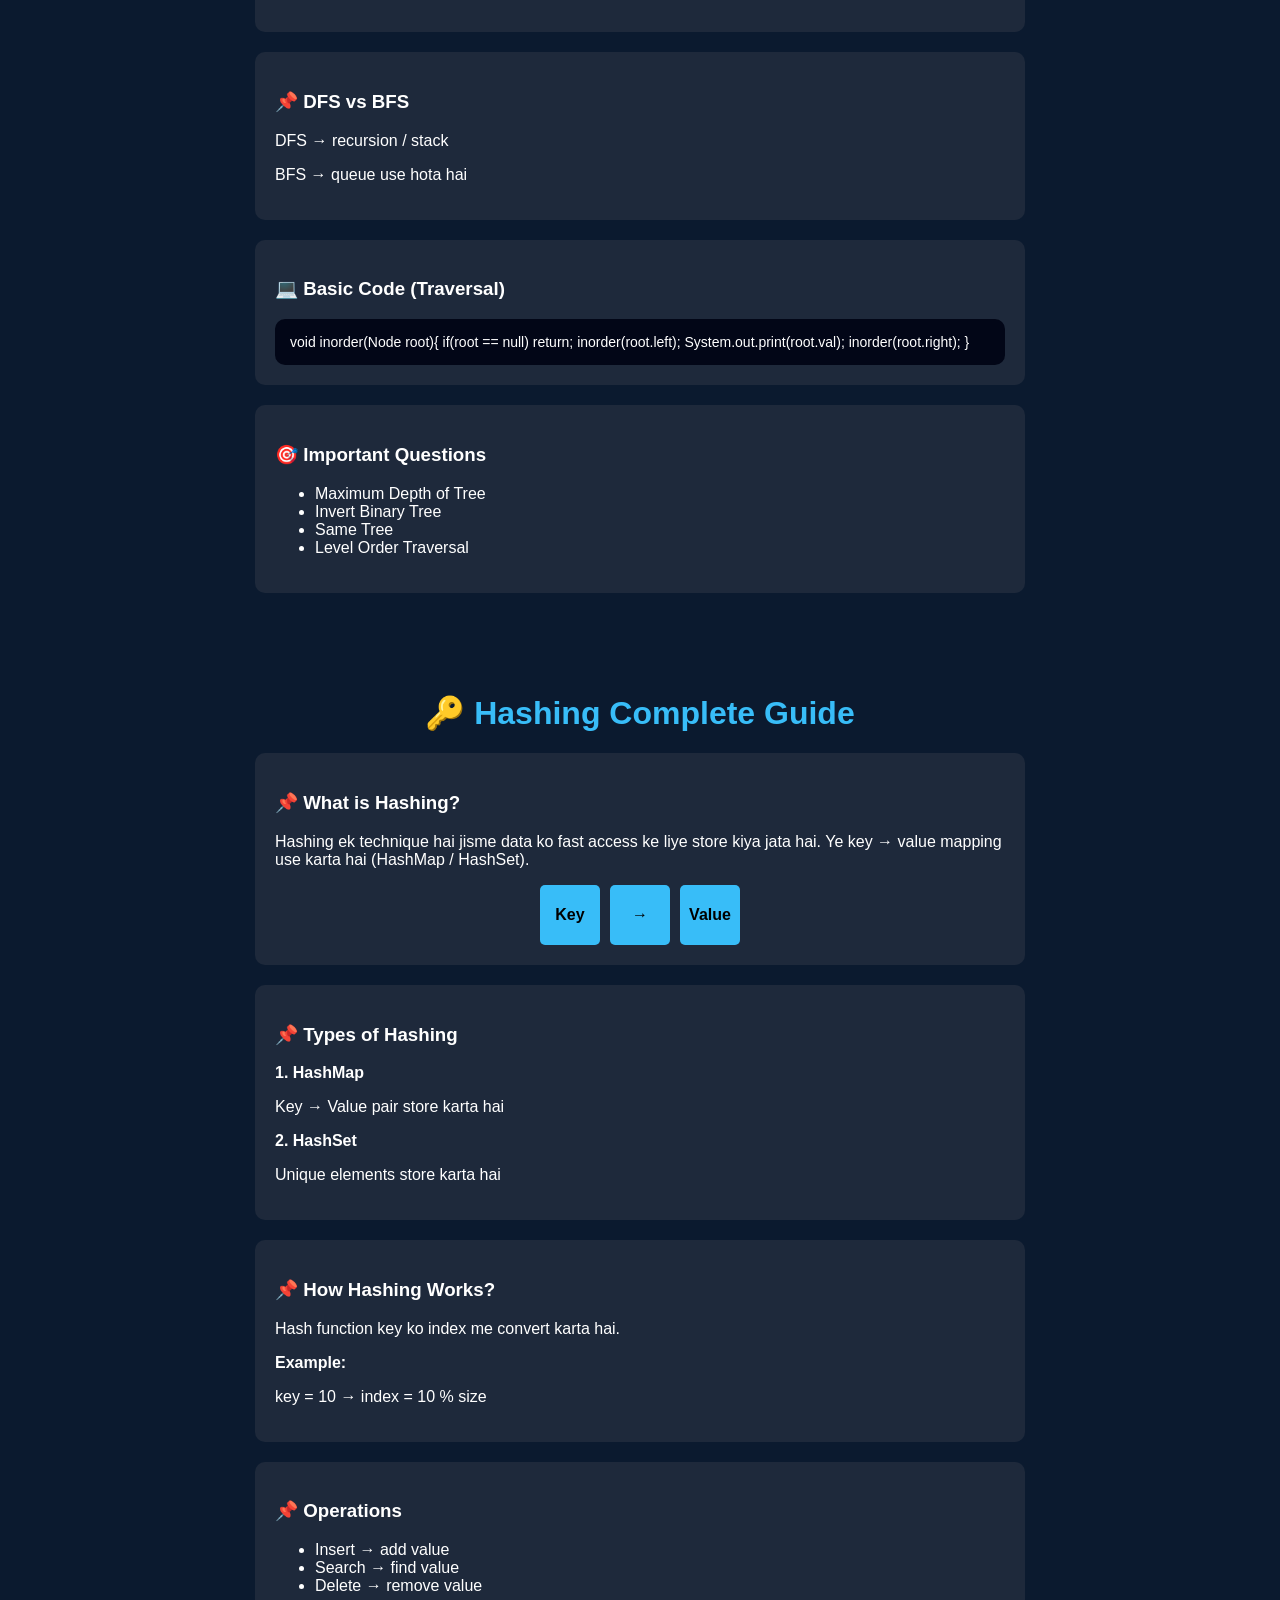
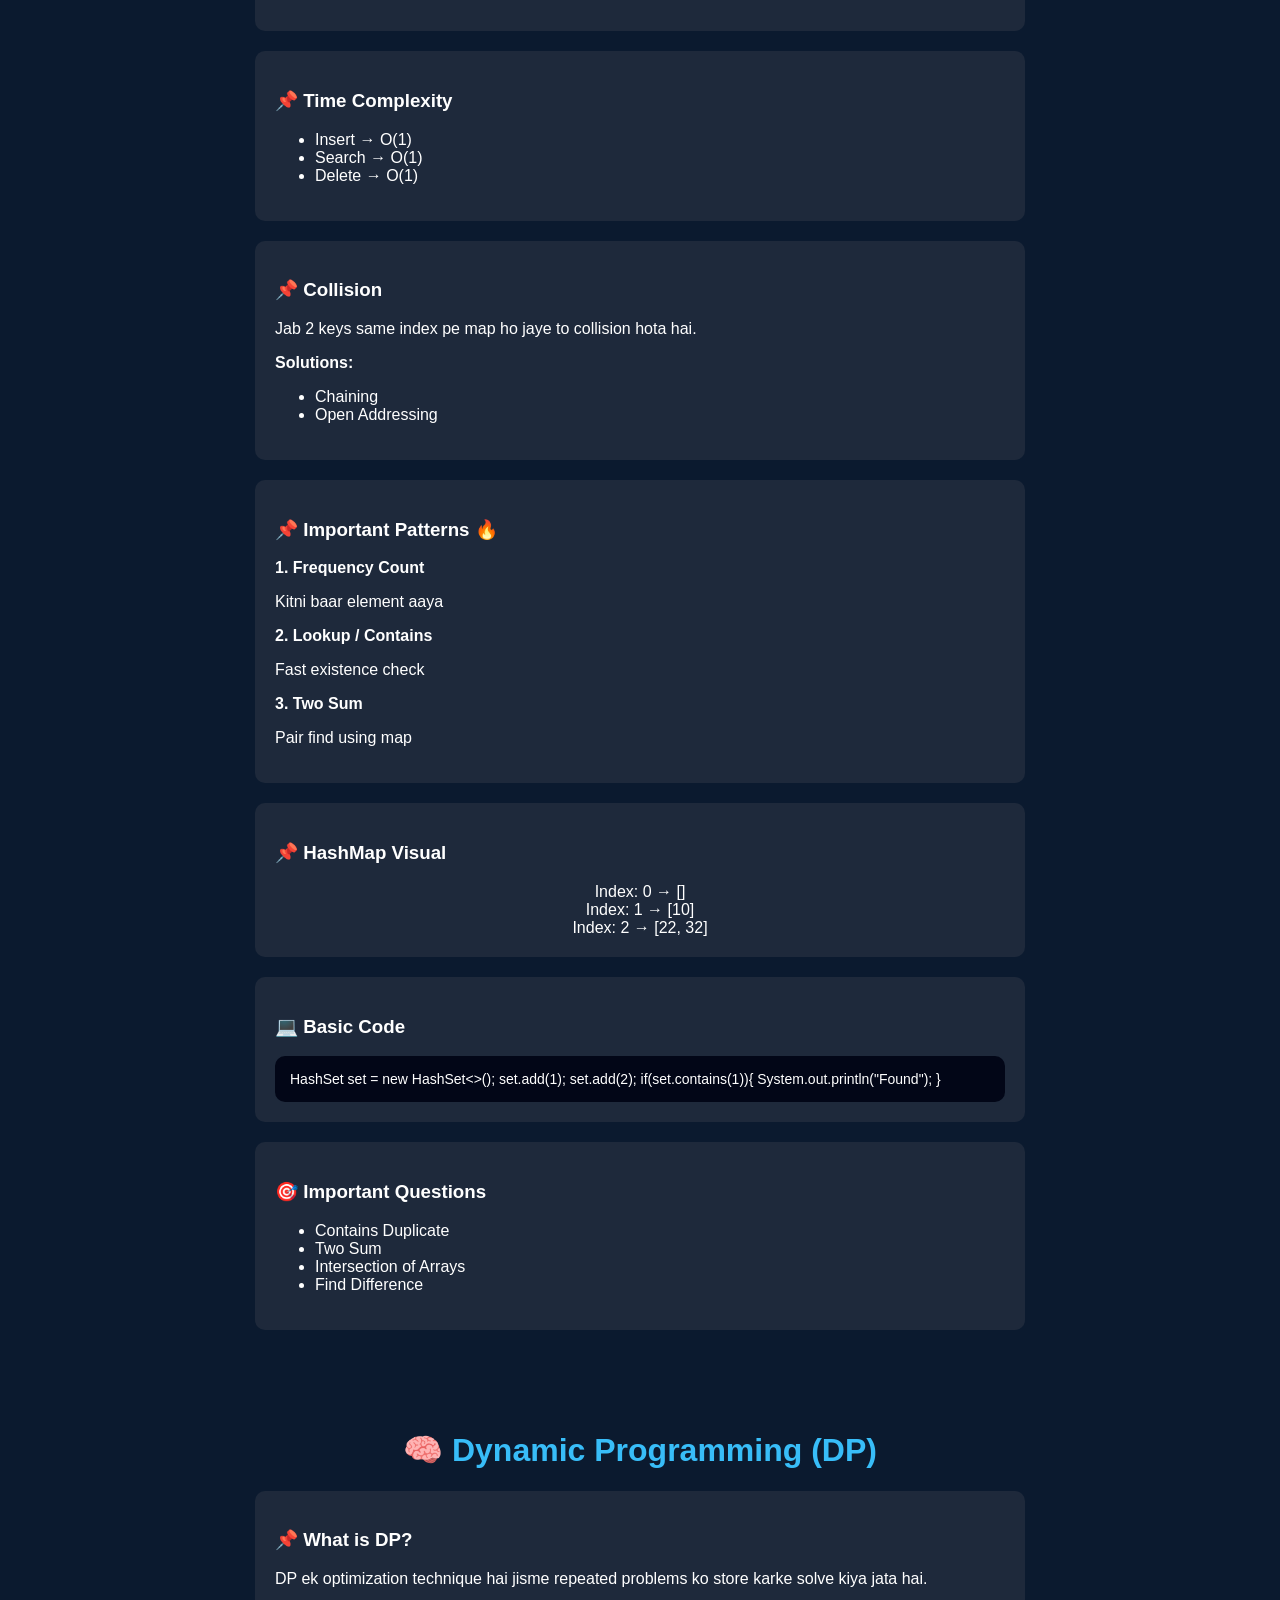
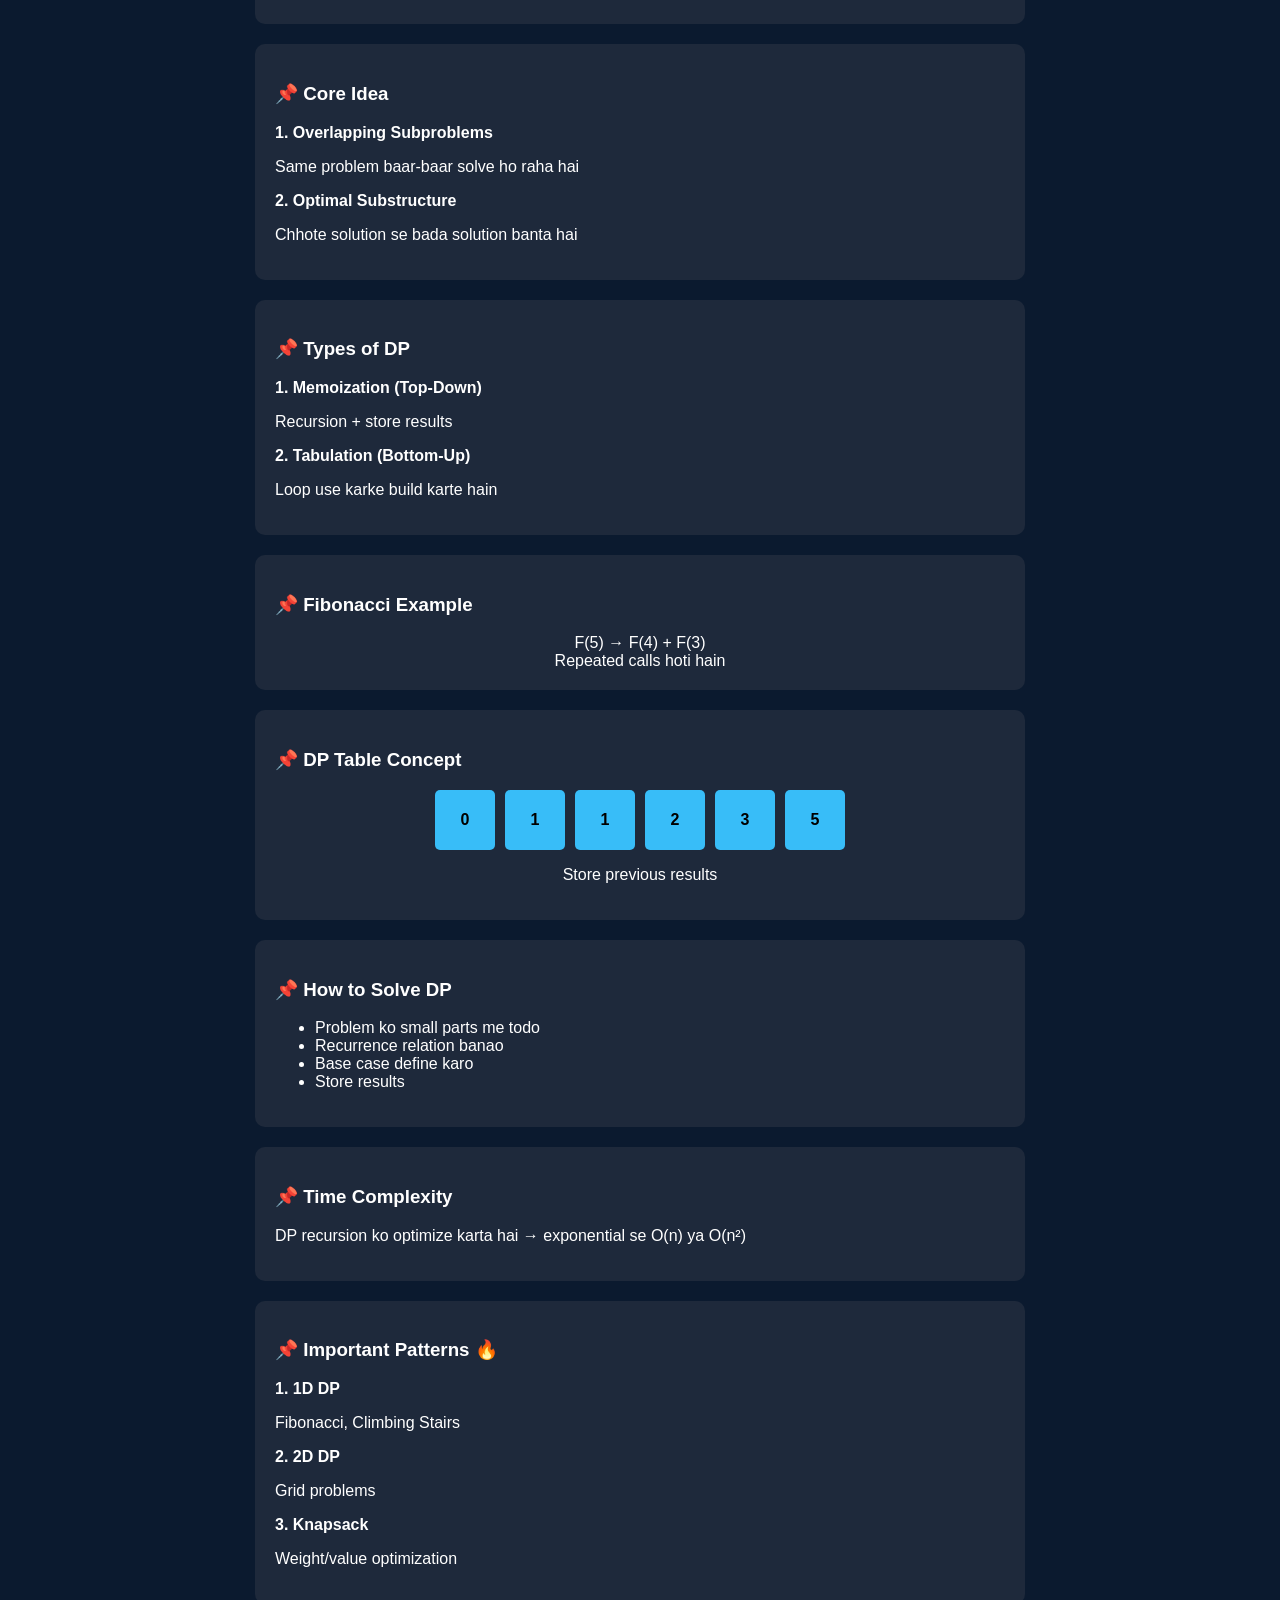
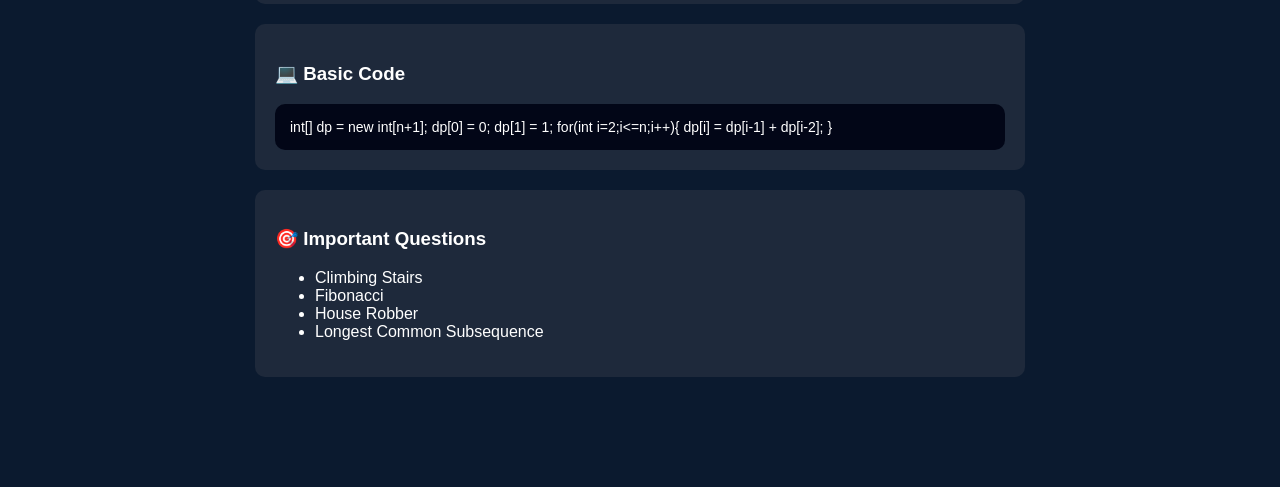
<file: topic.html>
<!DOCTYPE html>
<html lang="en">
<head>
    <meta charset="UTF-8">
    <meta name="viewport" content="width=device-width, initial-scale=1.0">
    <link rel="stylesheet" href="responsive.css">
    <title>DSA Leetcode</title>
    <style>
        /* NAVBAR */
.navbar {
    display: flex;
    justify-content: space-between;
    padding: 20px 90px;
    background: #020617; /* added for better look */
}

.logo {
    font-size: 40px;
    font-weight: 700;
    color: #38bdf8;
}

.nav-links a {
    margin-left: 20px;
    text-decoration: none;
    color: white;
    opacity: 0.8;
    transition: 0.3s;
}

.nav-links a:hover {
    opacity: 1;
    color: #38bdf8;
}

        /* ////////////////// */
        body {
    margin: 0;
    font-family: Arial;
    background: #0b1a2f;
    color: white;
}

.container {
    max-width: 950px;
    margin: auto;
    padding: 30px;
}

h1 {
    text-align: center;
    color: #38bdf8;
}

.box {
    background: #1e293b;
    padding: 20px;
    margin: 20px 0;
    border-radius: 10px;
}

/* Diagram */
.diagram {
    display: flex;
    justify-content: center;
    gap: 10px;
    margin-top: 15px;
}

.cell {
    width: 60px;
    height: 60px;
    background: #38bdf8;
    display: flex;
    align-items: center;
    justify-content: center;
    color: black;
    font-weight: bold;
    border-radius: 5px;
}

/* Matrix */
.matrix {
    display: grid;
    grid-template-columns: repeat(3,60px);
    gap: 10px;
    justify-content: center;
    margin-top: 15px;
}

/* Code */
.code {
    background: #020617;
    padding: 15px;
    border-radius: 10px;
    font-size: 14px;
}

/* /////////////////////// */
/* 🔥 TOPIC BOXES */
.topic-container {
    display: grid;
    grid-template-columns: repeat(auto-fit, minmax(140px, 1fr));
    gap: 15px;
    padding: 20px 60px;
}

.topic-box {
    background: #1e293b;
    padding: 20px;
    border-radius: 12px;
    text-align: center;
    cursor: pointer;
    text-decoration: none;
    color: white;
    transition: 0.3s;
    box-shadow: 0 0 8px rgba(56,189,248,0.2);
}

.topic-box:hover {
    transform: translateY(-6px);
    box-shadow: 0 0 15px rgba(56,189,248,0.8);
}

.topic-box span {
    display: block;
    font-size: 24px;
    margin-bottom: 8px;
}
/* nav update   */
        /* NAV BUTTON STYLE */
.nav-btn {
    border: 2px solid #38bdf8;
    border-radius: 20px;
    padding: 6px 15px;
    margin-left: 10px;
    text-decoration: none;
    color: white;
    transition: 0.3s;
}

/* HOVER EFFECT 🔥 */
.nav-btn:hover {
    background: #38bdf8;
    color: black;
}
    </style>
</head>
<body>
    <!-- NAVBAR -->
<div class="navbar">
    <div class="logo">CodeJourney!</div>

   <div class="nav-links">
    <a href="index.html" class="nav-btn">Home</a>
    <a href="about.html" class="nav-btn">About</a>
    <a href="topic.html" class="nav-btn">Topic</a>
    <a href="contact.html" class="nav-btn">Contact</a>
</div>
</div>

<!-- //////////////////////////0 -->
 <!-- 🔥 TOPIC BOXES -->
<div class="topic-container">

    <a href="#arrays" class="topic-box">
        <span>📘</span>
        Arrays
    </a>

    <a href="#strings" class="topic-box">
        <span>🔤</span>
        Strings
    </a>

    <a href="#trees" class="topic-box">
        <span>🌳</span>
        Trees
    </a>

    <a href="#hashing" class="topic-box">
        <span>🔑</span>
        Hashing
    </a>

    <a href="#dp" class="topic-box">
        <span>🧠</span>
        DP
    </a>

</div>
<!-- ????????????///////////////////////////// -->


<div class="container">

<h1 id="arrays">📘 Arrays Complete Guide</h1>

<!-- INTRO -->
<div class="box">
<h3>📌 What is Array?</h3>
<p>
Array ek linear data structure hai jisme elements **continuous memory** me store hote hain.
Isliye hum kisi bhi element ko direct index se access kar sakte hain.
</p>

<div class="diagram">
<div class="cell">10</div>
<div class="cell">20</div>
<div class="cell">30</div>
<div class="cell">40</div>
</div>

<p style="text-align:center;">Index → 0 | 1 | 2 | 3</p>
</div>

<!-- TYPES -->
<div class="box">
<h3>📌 Types of Arrays</h3>

<p><b>1. 1D Array</b></p>
<div class="diagram">
<div class="cell">1</div>
<div class="cell">2</div>
<div class="cell">3</div>
</div>

<p><b>2. 2D Array (Matrix)</b></p>
<div class="matrix">
<div class="cell">1</div><div class="cell">2</div><div class="cell">3</div>
<div class="cell">4</div><div class="cell">5</div><div class="cell">6</div>
<div class="cell">7</div><div class="cell">8</div><div class="cell">9</div>
</div>

<p><b>3. Dynamic Array</b> → ArrayList (size change hota hai)</p>
</div>

<!-- MEMORY -->
<div class="box">
<h3>📌 Memory Representation</h3>
<p>
Har element ka address calculate hota hai:
</p>
<p><b>Address = Base + (Index × Size)</b></p>

<p>
Is wajah se arrays fast hote hain.
</p>
</div>

<!-- OPERATIONS -->
<div class="box">
<h3>📌 Operations</h3>

<p><b>1. Traversal</b> → sab elements visit karna</p>
<p><b>2. Searching</b> → element find karna</p>
<p><b>3. Insertion</b> → beech me add (shift hota hai)</p>
<p><b>4. Deletion</b> → remove (shift hota hai)</p>

</div>

<!-- COMPLEXITY -->
<div class="box">
<h3>📌 Time Complexity</h3>
<ul>
<li>Access → O(1)</li>
<li>Search → O(n)</li>
<li>Insert → O(n)</li>
<li>Delete → O(n)</li>
</ul>
</div>

<!-- PATTERNS -->
<div class="box">
<h3>📌 Important Patterns 🔥</h3>

<p><b>1. Two Pointer</b></p>
<p>Sorted array me use hota hai</p>

<p><b>2. Sliding Window</b></p>
<p>Subarray problems ke liye</p>

<p><b>3. Prefix Sum</b></p>
<p>Fast sum calculation</p>

<p><b>4. Kadane's Algorithm</b></p>
<p>Maximum subarray sum</p>

</div>

<!-- TWO POINTER DIAGRAM -->
<div class="box">
<h3>📌 Two Pointer Visual</h3>

<div class="diagram">
<div class="cell">1</div>
<div class="cell">2</div>
<div class="cell">3</div>
<div class="cell">4</div>
<div class="cell">5</div>
</div>

<p style="text-align:center;">i → start &nbsp;&nbsp; j → end</p>
</div>

<!-- SLIDING WINDOW -->
<div class="box">
<h3>📌 Sliding Window Concept</h3>

<div class="diagram">
<div class="cell">2</div>
<div class="cell">3</div>
<div class="cell">5</div>
<div class="cell">1</div>
<div class="cell">6</div>
</div>

<p style="text-align:center;">Window moves → → →</p>
</div>

<!-- PREFIX SUM -->
<div class="box">
<h3>📌 Prefix Sum</h3>

<p>Array: [1,2,3,4]</p>
<p>Prefix: [1,3,6,10]</p>

</div>

<!-- CODE -->
<div class="box">
<h3>💻 Basic Code</h3>

<div class="code">
int[] arr = {1,2,3};

for(int i=0;i<arr.length;i++){
 System.out.println(arr[i]);
}
</div>
</div>

<!-- QUESTIONS -->
<div class="box">
<h3>🎯 Important Questions</h3>

<ul>
<li>Contains Duplicate</li>
<li>Two Sum</li>
<li>Maximum Subarray</li>
<li>Product of Array Except Self</li>
</ul>

</div>

</div>

<!-- //////////////////// -->
 <!-- STRINGS SECTION -->
<div id="strings" class="container">

<h1>🔤 Strings Complete Guide</h1>

<!-- INTRO -->
<div class="box">
<h3>📌 What is String?</h3>
<p>
String ek sequence hota hai characters ka (letters, digits, symbols).
Example: "hello", "abc123"
</p>

<div class="diagram">
<div class="cell">h</div>
<div class="cell">e</div>
<div class="cell">l</div>
<div class="cell">l</div>
<div class="cell">o</div>
</div>

<p style="text-align:center;">Index → 0 | 1 | 2 | 3 | 4</p>
</div>

<!-- TYPES -->
<div class="box">
<h3>📌 Types of Strings</h3>

<p><b>1. Immutable String</b></p>
<p>Java me String change nahi hota (new object banega)</p>

<p><b>2. Mutable String</b></p>
<p>StringBuilder / StringBuffer use karke change kar sakte ho</p>

</div>

<!-- MEMORY -->
<div class="box">
<h3>📌 Memory Concept</h3>
<p>
String bhi internally array of characters hota hai.
</p>
<p><b>"hello" → ['h','e','l','l','o']</b></p>
</div>

<!-- OPERATIONS -->
<div class="box">
<h3>📌 Common Operations</h3>

<p><b>1. Traversal</b> → har character dekhna</p>
<p><b>2. Reverse</b> → string ulta karna</p>
<p><b>3. Compare</b> → do strings compare karna</p>
<p><b>4. Substring</b> → part nikalna</p>

</div>

<!-- COMPLEXITY -->
<div class="box">
<h3>📌 Time Complexity</h3>
<ul>
<li>Access → O(n)</li>
<li>Traversal → O(n)</li>
<li>Substring → O(n)</li>
</ul>
</div>

<!-- PATTERNS -->
<div class="box">
<h3>📌 Important Patterns 🔥</h3>

<p><b>1. Two Pointer</b></p>
<p>Palindrome check me use hota hai</p>

<p><b>2. Sliding Window</b></p>
<p>Longest substring problems</p>

<p><b>3. Hashing</b></p>
<p>Frequency count / anagram</p>

</div>

<!-- PALINDROME -->
<div class="box">
<h3>📌 Palindrome Concept</h3>

<div class="diagram">
<div class="cell">m</div>
<div class="cell">a</div>
<div class="cell">d</div>
<div class="cell">a</div>
<div class="cell">m</div>
</div>

<p style="text-align:center;">Same forward & backward</p>
</div>

<!-- SLIDING WINDOW -->
<div class="box">
<h3>📌 Sliding Window (Strings)</h3>

<div class="diagram">
<div class="cell">a</div>
<div class="cell">b</div>
<div class="cell">c</div>
<div class="cell">a</div>
<div class="cell">b</div>
</div>

<p style="text-align:center;">Window moves → → →</p>
</div>

<!-- COMMON METHODS -->
<div class="box">
<h3>📌 Useful Functions (Java)</h3>

<ul>
<li>length()</li>
<li>charAt(i)</li>
<li>substring()</li>
<li>equals()</li>
<li>toLowerCase()</li>
</ul>

</div>

<!-- CODE -->
<div class="box">
<h3>💻 Basic Code</h3>

<div class="code">
String s = "hello";

for(int i=0;i<s.length();i++){
 System.out.println(s.charAt(i));
}
</div>
</div>

<!-- QUESTIONS -->
<div class="box">
<h3>🎯 Important Questions</h3>

<ul>
<li>Valid Palindrome</li>
<li>Longest Substring Without Repeating</li>
<li>Anagram Check</li>
<li>Reverse String</li>
</ul>

</div>

</div>

<!-- treee      ----------------------- -->
 <!-- TREES SECTION -->
<div id="trees" class="container">

<h1>🌳 Trees Complete Guide</h1>

<!-- INTRO -->
<div class="box">
<h3>📌 What is Tree?</h3>
<p>
Tree ek hierarchical data structure hai jisme nodes parent-child relation me connected hote hain.
Top node ko root kehte hain.
</p>

<!-- SIMPLE TREE DIAGRAM -->
<div style="text-align:center; margin-top:20px;">
        1
       / \
      2   3
     / \
    4   5
</div>

<p style="text-align:center;">Root → 1</p>
</div>

<!-- TERMINOLOGY -->
<div class="box">
<h3>📌 Important Terms</h3>

<ul>
<li>Root → sabse upar node</li>
<li>Parent → jiske niche child ho</li>
<li>Child → jo parent ke niche ho</li>
<li>Leaf → jiske koi child na ho</li>
<li>Height → max depth</li>
</ul>

</div>

<!-- TYPES -->
<div class="box">
<h3>📌 Types of Trees</h3>

<p><b>1. Binary Tree</b></p>
<p>Har node ke max 2 children hote hain</p>

<p><b>2. Binary Search Tree (BST)</b></p>
<p>Left < Root < Right</p>

<p><b>3. Balanced Tree</b></p>
<p>Height minimum hoti hai</p>

</div>

<!-- BINARY TREE DIAGRAM -->
<div class="box">
<h3>📌 Binary Tree</h3>

<div style="text-align:center;">
        10
       /  \
      5    15
</div>

</div>

<!-- BST DIAGRAM -->
<div class="box">
<h3>📌 Binary Search Tree (BST)</h3>

<div style="text-align:center;">
        10
       /  \
      5    20
     / \
    2   7
</div>

<p style="text-align:center;">Left < Root < Right</p>

</div>

<!-- TRAVERSALS -->
<div class="box">
<h3>📌 Tree Traversals 🔥</h3>

<p><b>1. Inorder (Left → Root → Right)</b></p>
<p><b>2. Preorder (Root → Left → Right)</b></p>
<p><b>3. Postorder (Left → Right → Root)</b></p>

</div>

<!-- VISUAL TRAVERSAL -->
<div class="box">
<h3>📌 Traversal Example</h3>

<div style="text-align:center;">
        1
       / \
      2   3
</div>

<p>Inorder → 2,1,3</p>
<p>Preorder → 1,2,3</p>
<p>Postorder → 2,3,1</p>

</div>

<!-- COMPLEXITY -->
<div class="box">
<h3>📌 Time Complexity</h3>

<ul>
<li>Traversal → O(n)</li>
<li>Search (BST) → O(log n)</li>
<li>Insert → O(log n)</li>
</ul>

</div>

<!-- PATTERNS -->
<div class="box">
<h3>📌 Important Patterns 🔥</h3>

<p><b>1. DFS (Depth First Search)</b></p>
<p>Deep jao → recursion use hota hai</p>

<p><b>2. BFS (Level Order)</b></p>
<p>Level by level traversal</p>

</div>

<!-- DFS VS BFS -->
<div class="box">
<h3>📌 DFS vs BFS</h3>

<p>DFS → recursion / stack</p>
<p>BFS → queue use hota hai</p>

</div>

<!-- CODE -->
<div class="box">
<h3>💻 Basic Code (Traversal)</h3>

<div class="code">
void inorder(Node root){
 if(root == null) return;

 inorder(root.left);
 System.out.print(root.val);
 inorder(root.right);
}
</div>
</div>

<!-- QUESTIONS -->
<div class="box">
<h3>🎯 Important Questions</h3>

<ul>
<li>Maximum Depth of Tree</li>
<li>Invert Binary Tree</li>
<li>Same Tree</li>
<li>Level Order Traversal</li>
</ul>

</div>

</div>
<!-- hashing---------------- -->
 <!-- HASHING SECTION -->
<div id="hashing" class="container">

<h1>🔑 Hashing Complete Guide</h1>

<!-- INTRO -->
<div class="box">
<h3>📌 What is Hashing?</h3>
<p>
Hashing ek technique hai jisme data ko fast access ke liye store kiya jata hai.
Ye key → value mapping use karta hai (HashMap / HashSet).
</p>

<div class="diagram">
<div class="cell">Key</div>
<div class="cell">→</div>
<div class="cell">Value</div>
</div>

</div>

<!-- TYPES -->
<div class="box">
<h3>📌 Types of Hashing</h3>

<p><b>1. HashMap</b></p>
<p>Key → Value pair store karta hai</p>

<p><b>2. HashSet</b></p>
<p>Unique elements store karta hai</p>

</div>

<!-- WORKING -->
<div class="box">
<h3>📌 How Hashing Works?</h3>

<p>
Hash function key ko index me convert karta hai.
</p>

<p><b>Example:</b></p>
<p>key = 10 → index = 10 % size</p>

</div>

<!-- OPERATIONS -->
<div class="box">
<h3>📌 Operations</h3>

<ul>
<li>Insert → add value</li>
<li>Search → find value</li>
<li>Delete → remove value</li>
</ul>

</div>

<!-- COMPLEXITY -->
<div class="box">
<h3>📌 Time Complexity</h3>

<ul>
<li>Insert → O(1)</li>
<li>Search → O(1)</li>
<li>Delete → O(1)</li>
</ul>

</div>

<!-- COLLISION -->
<div class="box">
<h3>📌 Collision</h3>

<p>
Jab 2 keys same index pe map ho jaye to collision hota hai.
</p>

<p><b>Solutions:</b></p>
<ul>
<li>Chaining</li>
<li>Open Addressing</li>
</ul>

</div>

<!-- PATTERNS -->
<div class="box">
<h3>📌 Important Patterns 🔥</h3>

<p><b>1. Frequency Count</b></p>
<p>Kitni baar element aaya</p>

<p><b>2. Lookup / Contains</b></p>
<p>Fast existence check</p>

<p><b>3. Two Sum</b></p>
<p>Pair find using map</p>

</div>

<!-- VISUAL -->
<div class="box">
<h3>📌 HashMap Visual</h3>

<div style="text-align:center;">
Index: 0 → [] <br>
Index: 1 → [10] <br>
Index: 2 → [22, 32]  
</div>

</div>

<!-- CODE -->
<div class="box">
<h3>💻 Basic Code</h3>

<div class="code">
HashSet<Integer> set = new HashSet<>();

set.add(1);
set.add(2);

if(set.contains(1)){
 System.out.println("Found");
}
</div>
</div>

<!-- QUESTIONS -->
<div class="box">
<h3>🎯 Important Questions</h3>

<ul>
<li>Contains Duplicate</li>
<li>Two Sum</li>
<li>Intersection of Arrays</li>
<li>Find Difference</li>
</ul>

</div>

</div>
<!-- dp---------------------- -->
 <!-- DP SECTION -->
<div id="dp" class="container">

<h1>🧠 Dynamic Programming (DP)</h1>

<!-- INTRO -->
<div class="box">
<h3>📌 What is DP?</h3>
<p>
DP ek optimization technique hai jisme repeated problems ko store karke solve kiya jata hai.
</p>

</div>

<!-- CORE IDEA -->
<div class="box">
<h3>📌 Core Idea</h3>

<p><b>1. Overlapping Subproblems</b></p>
<p>Same problem baar-baar solve ho raha hai</p>

<p><b>2. Optimal Substructure</b></p>
<p>Chhote solution se bada solution banta hai</p>

</div>

<!-- TYPES -->
<div class="box">
<h3>📌 Types of DP</h3>

<p><b>1. Memoization (Top-Down)</b></p>
<p>Recursion + store results</p>

<p><b>2. Tabulation (Bottom-Up)</b></p>
<p>Loop use karke build karte hain</p>

</div>

<!-- EXAMPLE -->
<div class="box">
<h3>📌 Fibonacci Example</h3>

<div style="text-align:center;">
F(5) → F(4) + F(3)  
<br>
Repeated calls hoti hain
</div>

</div>

<!-- DP TABLE -->
<div class="box">
<h3>📌 DP Table Concept</h3>

<div class="diagram">
<div class="cell">0</div>
<div class="cell">1</div>
<div class="cell">1</div>
<div class="cell">2</div>
<div class="cell">3</div>
<div class="cell">5</div>
</div>

<p style="text-align:center;">Store previous results</p>

</div>

<!-- STEPS -->
<div class="box">
<h3>📌 How to Solve DP</h3>

<ul>
<li>Problem ko small parts me todo</li>
<li>Recurrence relation banao</li>
<li>Base case define karo</li>
<li>Store results</li>
</ul>

</div>

<!-- COMPLEXITY -->
<div class="box">
<h3>📌 Time Complexity</h3>

<p>
DP recursion ko optimize karta hai → exponential se O(n) ya O(n²)
</p>

</div>

<!-- PATTERNS -->
<div class="box">
<h3>📌 Important Patterns 🔥</h3>

<p><b>1. 1D DP</b></p>
<p>Fibonacci, Climbing Stairs</p>

<p><b>2. 2D DP</b></p>
<p>Grid problems</p>

<p><b>3. Knapsack</b></p>
<p>Weight/value optimization</p>

</div>

<!-- CODE -->
<div class="box">
<h3>💻 Basic Code</h3>

<div class="code">
int[] dp = new int[n+1];

dp[0] = 0;
dp[1] = 1;

for(int i=2;i<=n;i++){
 dp[i] = dp[i-1] + dp[i-2];
}
</div>
</div>

<!-- QUESTIONS -->
<div class="box">
<h3>🎯 Important Questions</h3>

<ul>
<li>Climbing Stairs</li>
<li>Fibonacci</li>
<li>House Robber</li>
<li>Longest Common Subsequence</li>
</ul>

</div>

</div>
</body>
</html>
</body>
</html>
</file>
<file: responsive.css>
/* ================= GLOBAL ================= */
* {
    box-sizing: border-box;
}

body {
    overflow-x: hidden;
}

img {
    max-width: 100%;
    height: auto;
}

/* ================= NAVBAR ================= */
@media (max-width: 900px) {
    .navbar {
        padding: 15px 20px !important;
        flex-direction: column;
        align-items: center;
        text-align: center;
    }

    .nav-links {
        margin-top: 10px;
    }

    .nav-links a {
        display: inline-block;
        margin: 8px;
    }
}
@media (max-width: 900px) {
    .nav-links {
        flex-direction: column;
    }

    .nav-btn {
        display: block;
        margin: 10px 0;
        width: 30%;
        margin-left: auto;
        margin-right: auto;
    }
}
/* ================= HERO ================= */
@media (max-width: 900px) {
    .hero {
        padding: 40px 15px !important;
        text-align: center;
    }

    .hero h1 {
        font-size: 28px !important;
    }

    .hero p {
        font-size: 14px;
    }
}


.right img {
    width: 100%;
    max-width: 1000px;
}

/* Mobile */
@media (max-width: 900px) {
    .right img {
        width: 100%;
        max-width: 600px;   /* 👈 mobile pe bada */
    }
}
/* ================= SECTION ================= */
@media (max-width: 600px) {
    .section {
        padding: 40px 15px !important;
    }

    .section h2 {
        font-size: 22px;
    }

    .section p {
        font-size: 14px;
    }
}

/* ================= FEATURES (ABOUT PAGE) ================= */
.features {
    display: grid;
    grid-template-columns: repeat(3, 1fr);
}

@media (max-width: 900px) {
    .features {
        grid-template-columns: repeat(2, 1fr);
        padding: 20px !important;
    }
}

@media (max-width: 600px) {
    .features {
        grid-template-columns: 1fr;
    }
}

/* ================= CARD ================= */
.card {
    margin: 10px !important;
}

@media (max-width: 600px) {
    .card {
        padding: 15px !important;
    }

    .card h3 {
        font-size: 16px;
    }
}

/* ================= TIMELINE ================= */
@media (max-width: 600px) {
    .timeline-box {
        padding-left: 15px;
    }
}

/* ================= FORM (CONTACT PAGE) ================= */
@media (max-width: 600px) {
    .form-container {
        padding: 20px !important;
        margin: 10px;
    }

    input, textarea {
        font-size: 14px;
    }

    .btn {
        font-size: 14px;
    }
}

/* ================= TOPIC PAGE ================= */
@media (max-width: 900px) {
    .topic-container {
        padding: 20px !important;
    }
}

/* ================= CONTENT BOX (TOPIC PAGE) ================= */
@media (max-width: 600px) {
    .container {
        padding: 15px !important;
    }

    .box {
        padding: 15px !important;
    }
}

/* ================= DIAGRAM FIX ================= */
@media (max-width: 600px) {
    .diagram {
        flex-wrap: wrap;
    }

    .cell {
        width: 45px !important;
        height: 45px !important;
        font-size: 12px;
    }

    .matrix {
        grid-template-columns: repeat(3, 45px) !important;
    }
}

/* ================= SOLUTION PAGE ================= */
@media (max-width: 600px) {
    body {
        padding: 15px !important;
    }

    .code-box {
        padding: 15px !important;
    }

    pre {
        font-size: 12px;
    }
}

/* ================= BUTTON ================= */
@media (max-width: 600px) {
    .btn {
        width: 100%;
    }
}
</file>
